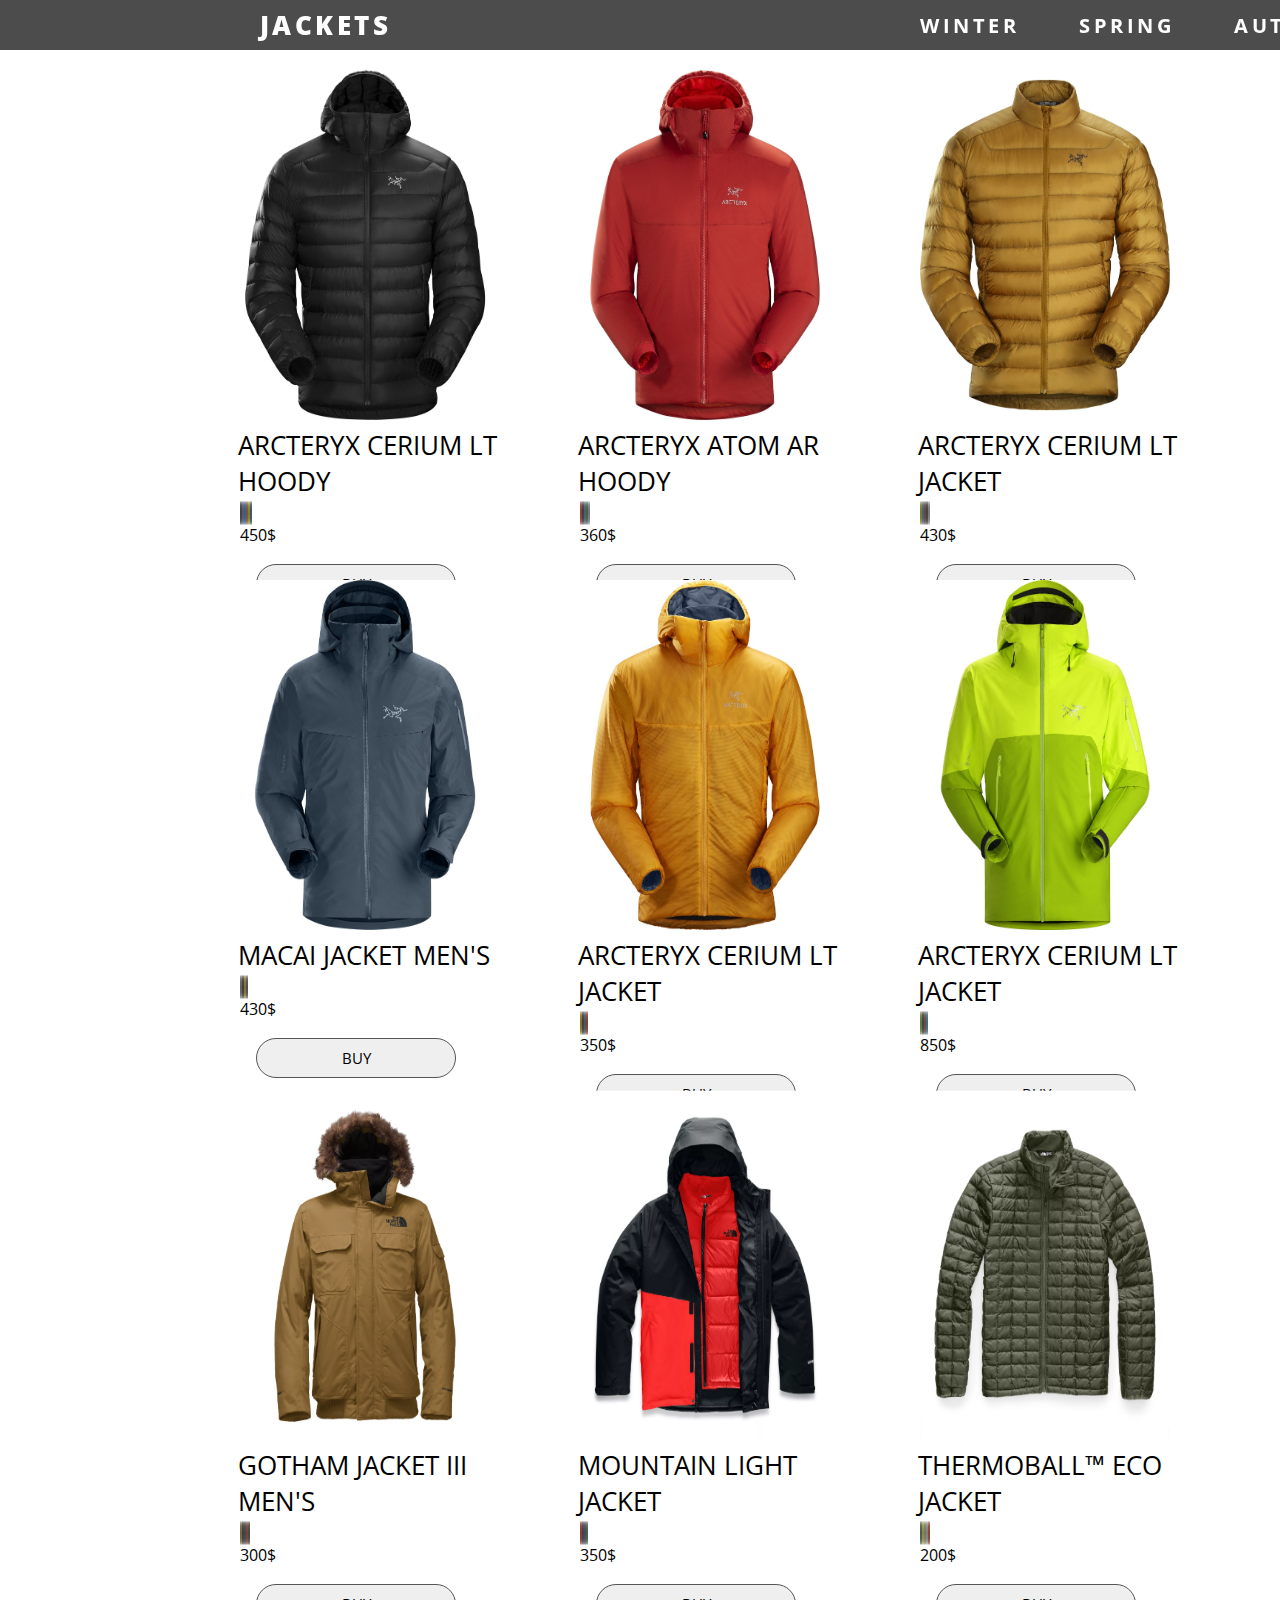
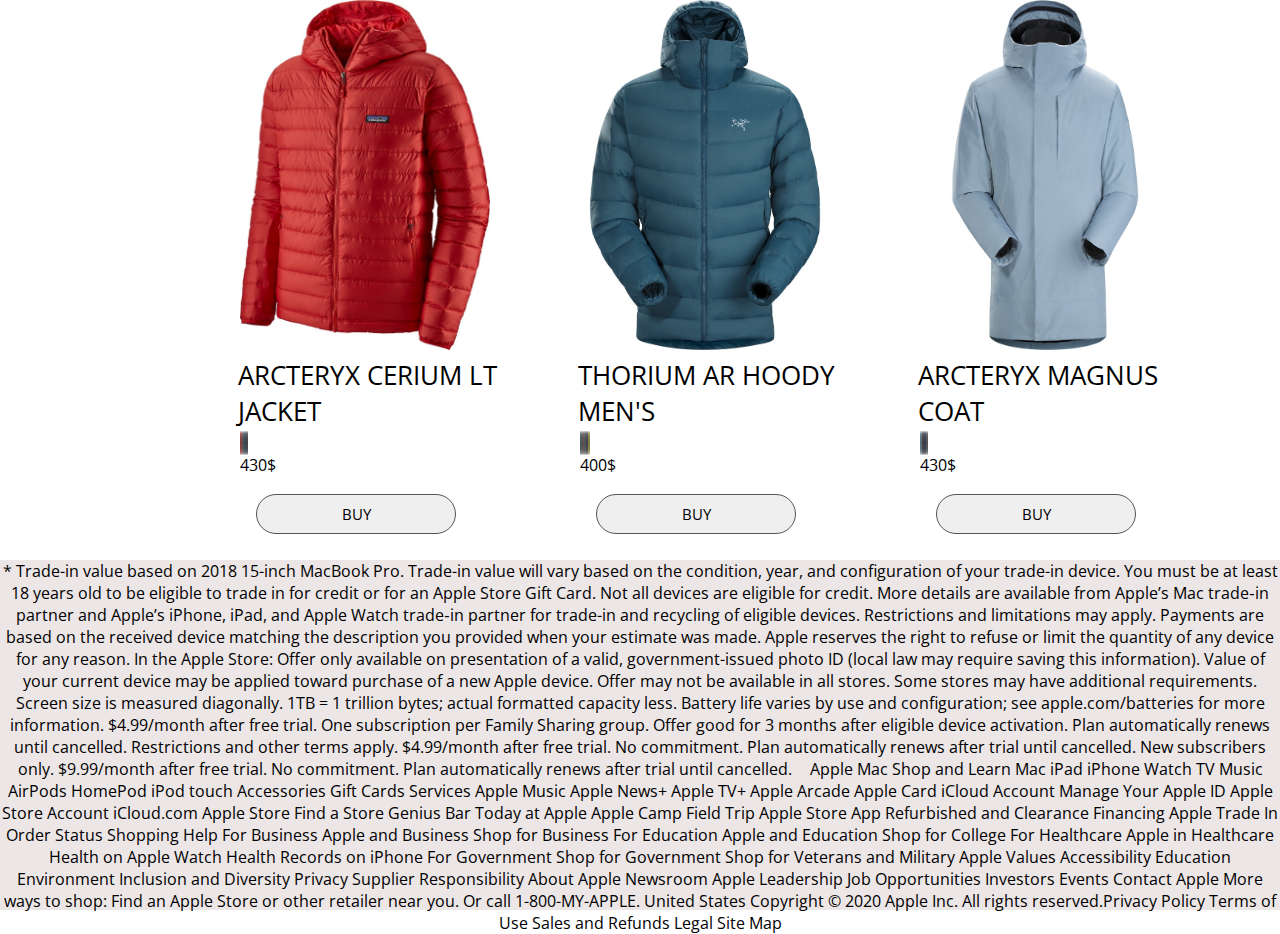
<file: index.html>
<!DOCTYPE html>
<html lang="en">
<head>
    <meta charset="UTF-8">
    <meta name="viewport" content="width=device-width, initial-scale=1.0">
    <meta http-equiv="X-UA-Compatible" content="ie=edge">
    <title>Document</title>
    <link rel="stylesheet" href="style1.css">
    <link href="https://fonts.googleapis.com/css?family=Open+Sans&display=swap" rel="stylesheet">
</head>
<body>
    <header class="header" id="header">
        <div class="logo">JACKETS</div>
             <ul class="links">
          <li><a href="index2.html">WINTER</a></li>
          <li><a href="index3.html">SPRING</a></li>
          <li><a href="index4.html">AUTUMN</a></li>
          <li><a href="index5.html">SUMMER</a></li>
          <li><svg class="cart" id="cart"  aria-hidden="true" focusable="false" data-prefix="fas" data-icon="shopping-cart" class="svg-inline--fa fa-shopping-cart fa-w-18" role="img" xmlns="http://www.w3.org/2000/svg" viewBox="0 0 576 512"><path fill="currentColor" d="M528.12 301.319l47.273-208C578.806 78.301 567.391 64 551.99 64H159.208l-9.166-44.81C147.758 8.021 137.93 0 126.529 0H24C10.745 0 0 10.745 0 24v16c0 13.255 10.745 24 24 24h69.883l70.248 343.435C147.325 417.1 136 435.222 136 456c0 30.928 25.072 56 56 56s56-25.072 56-56c0-15.674-6.447-29.835-16.824-40h209.647C430.447 426.165 424 440.326 424 456c0 30.928 25.072 56 56 56s56-25.072 56-56c0-22.172-12.888-41.332-31.579-50.405l5.517-24.276c3.413-15.018-8.002-29.319-23.403-29.319H218.117l-6.545-32h293.145c11.206 0 20.92-7.754 23.403-18.681z"></path></svg></li>
          <li class="cartsize" id="cartsize">0</li>
          <li><svg class="triangle" id="triangle" onclick="toggleCartbar()" aria-hidden="true" focusable="false" data-prefix="fas" data-icon="caret-right" class="svg-inline--fa fa-caret-right fa-w-6" role="img" xmlns="http://www.w3.org/2000/svg" viewBox="0 0 192 512"><path fill="currentColor" d="M0 384.662V127.338c0-17.818 21.543-26.741 34.142-14.142l128.662 128.662c7.81 7.81 7.81 20.474 0 28.284L34.142 398.804C21.543 411.404 0 402.48 0 384.662z"></path></svg></li>
            </ul>
         </header>
    <div class="bc1" id="bc1"></div>
    <div class="sidebar" id="sidebar">
        <ul class="links1">
            <li><a href="index2.html">HOME</a></li>
            <li><a href="index3.html">ABOUT</a></li>
            <li><a href="index4.html">WORK</a></li>
            <li><a href="index5.html">PROJECTS</a></li>
               </ul>
    </div>
    <div  id="btn" class="btn" onclick="toggleSidebar()" >
            <div class="line1 lines" id="line1" onclick="toggleSidebar()"></div>
            <div class="line2 lines" id="line2" onclick="toggleSidebar()"></div>
            <div class="line3 lines" id="line3" onclick="toggleSidebar()"></div>
            <div class="line4 lines" id="line4" onclick="toggleSidebar()"></div>
    </div>
    <div class="cartsidebar" id="cartsidebar"></div>
<div class="photoswrapper" id="photoswrapper">
    <div class="jacket one">
      <div class="slider" id="slider">
    <img src="photosfp/arcteryx14.jpg" onClick="change1()" alt="youlox" class="photo1 photos insideslider1" id="photos1">
    <img src="photosfp/arcteryx12.jpg" onClick="change1()" alt="youlox" class="photo1fake1 photos insideslider1" id="photos1">
    <img src="photosfp/arcteryx13.jpg" onClick="change1()" alt="youlox" class="photo1fake2 photos insideslider1" id="photos1">
    <img src="photosfp/arcteryx11.jpg" onClick="change1()" alt="youlox" class="photo1fake3 photos insideslider1" id="photos1">
    <img src="photosfp/arcteryx15.jpg" onClick="change1()" alt="youlox" class="photo1fake4 photos insideslider1" id="photos1">
    <img src="photosfp/arcteryx16.jpg" onClick="change1()" alt="youlox" class="photo1fake4 photos insideslider1" id="photos1">
   </div>
   <div class="underimagewrapper">
    <div class="phototext" id="phototext" >ARCTERYX CERIUM LT HOODY</div>
   
    <div class="cubeswrapper1">
    <span class="cube1 cube cubeone1" id="redcube"></span>
    <span class="cube2 cube cubeone2" id="yellowcube"></span>
    <span class="cube3 cube cubeone3" id="greencube"></span>
    <span class="cube4 cube cubeone4" id="orangecube"></span>
    <span class="cube5 cube cubeone5" id="blackcube"></span>
    <span class="cube6 cube cubeone6" id="bluecube"></span></div>
    <span class="price">450$</span>
    <button class="buy" id="button1">BUY</button>
   </div>
       </div>  

       <div class="jacket two">
         <div class="slider2" id="slider2">
      <img src="photosfp/arcteryx1.jpg" onClick="change2()" alt="youlox" class="photo2 photos insideslider2" id="photos2">
      <img src="photosfp/arcteryx2.jpg" onClick="change2()" alt="youlox" class="photo2fake1 photos insideslider2" id="photos2">
      <img src="photosfp/arcteryx3.jpg" onClick="change2()" alt="youlox" class="photo2fake2 photos insideslider2" id="photos2">
      <img src="photosfp/arcteryx4.jpg" onClick="change2()" alt="youlox" class="photo2fake3 photos insideslider2" id="photos2">
      <img src="photosfp/arcteryx5.jpg" onClick="change2()" alt="youlox" class="photo2fake4 photos insideslider2" id="photos2">
     </div>
     <div class="underimagewrapper">
      <div class="phototext" id="phototext">ARCTERYX ATOM AR HOODY</div>
     
      
      <div class="cubeswrapper2">
      <span class="cube1 cube" id="redcube2"></span>
      <span class="cube2 cube" id="yellowcube2"></span>
      <span class="cube3 cube" id="greencube2"></span>
      <span class="cube4 cube" id="orangecube2"></span>
      <span class="cube5 cube" id="blackcube2"></span>
   </div>
   <span class="price">360$</span>
    <button class="buy" id="button1">BUY</button>
          </div>
         </div>      


         <div class="jacket three">
            <div class="slider3" id="slider3">
         <img src="photosfp/arcteryx6.jpg" onClick="change3()" alt="youlox" class="photo3 photos insideslider3" id="photos3">
         <img src="photosfp/arcteryx7.jpg" onClick="change3()" alt="youlox" class="photo3fake1 photos insideslider3" id="photos3">
         <img src="photosfp/arcteryx8.jpg" onClick="change3()" alt="youlox" class="photo3fake2 photos insideslider3" id="photos3">
         <img src="photosfp/arcteryx9.jpg" onClick="change3()" alt="youlox" class="photo3fake3 photos insideslider3" id="photos3">
         <img src="photosfp/arcteryx10.jpg" onClick="change3()" alt="youlox" class="photo3fake4 photos insideslider3" id="photos3">
        </div>
        <div class="underimagewrapper">
         <div class="phototext" id="phototext" >ARCTERYX CERIUM LT JACKET</div>
        
         
         <div class="cubeswrapper3">
         <span class="cube1 cube cubethree1" id="redcube3"></span>
         <span class="cube2 cube cubethree2" id="yellowcube3"></span>
         <span class="cube3 cube cubethree3" id="greencube3"></span>
         <span class="cube4 cube cubethree4" id="orangecube3"></span>
         <span class="cube5 cube cubethree5" id="blackcube3"></span>
      </div>
      <span class="price">430$</span> 
      <button class="buy" id="button1">BUY</button>
      </div>
            </div>    
                   
                   

            <div class="jacket four">
               <div class="slider4" id="slider4">
            <img src="photosfp/macai3.jpg" alt="youlox" class="photo4 photos insideslider4" id="photos4">
            <img src="photosfp/macai2.jpg" alt="youlox" class="photo4fake1 photos insideslider4" id="photos4">
            <img src="photosfp/macai1.jpg" alt="youlox" class="photo4fake2 photos insideslider4" id="photos4">
            <img src="photosfp/macai4.jpg" alt="youlox" class="photo4fake3 photos insideslider4" id="photos4">
           </div>
           <div class="underimagewrapper">
            <div class="phototext" id="phototext" >MACAI JACKET MEN'S</div>
           
            
            <div class="cubeswrapper4">
            <span class="cube1 cube cubefour1" id="redcube4"></span>
            <span class="cube2 cube cubefour2" id="yellowcube4"></span>
            <span class="cube3 cube cubefour3" id="greencube4"></span>
            <span class="cube4 cube cubefour4" id="orangecube4"></span>
         </div>
         <span class="price">430$</span>
          <button class="buy" id="button1">BUY</button>
         </div>
               </div> 


               <div class="jacket five">
                  <div class="slider5" id="slider5">
               <img src="photosfp/nuclei1.jpg" alt="youlox" class="photo5 photos insideslider5" id="photos5">
               <img src="photosfp/nuclei2.jpg" alt="youlox" class="photo5fake1 photos insideslider5" id="photos5">
               <img src="photosfp/nuclei3.jpg" alt="youlox" class="photo5fake2 photos insideslider5" id="photos5">
               <img src="photosfp/nuclei4.jpg" alt="youlox" class="photo5fake3 photos insideslider5" id="photos5">
              </div>
              <div class="underimagewrapper">
               <div class="phototext" id="phototext" >ARCTERYX CERIUM LT JACKET</div>
               
               
               <div class="cubeswrapper5">
               <span class="cube1 cube cubefive1" id="redcube5"></span>
               <span class="cube2 cube cubefive2" id="yellowcube5"></span>
               <span class="cube3 cube cubefive3" id="greencube5"></span>
               <span class="cube4 cube cubefive4" id="orangecube5"></span>
            </div>
            <span class="price">350$</span>
            <button class="buy" id="button1">BUY</button>
            </div>
                  </div>  
                           
                           

                  <div class="jacket six">
                     <div class="slider6" id="slider6">
                  <img src="photosfp/rush1.jpg" alt="youlox" class="photo6 photos insideslider6" id="photos6">
                  <img src="photosfp/rush2.jpg" alt="youlox" class="photo6fake1 photos insideslider6" id="photos6">
                  <img src="photosfp/rush3.jpg" alt="youlox" class="photo6fake2 photos insideslider6" id="photos6">
                  <img src="photosfp/rush4.jpg" alt="youlox" class="photo6fake3 photos insideslider6" id="photos6">
                 </div>
                 <div class="underimagewrapper">
                  <div class="phototext" id="phototext" >ARCTERYX CERIUM LT JACKET</div>
                  
                  
                  <div class="cubeswrapper6">
                  <span class="cube1 cube cubesix1" id="redcube6"></span>
                  <span class="cube2 cube cubesix2" id="yellowcube6"></span>
                  <span class="cube3 cube cubesix3" id="greencube6"></span>
                  <span class="cube4 cube cubesix4" id="orangecube6"></span>
               </div>
               <span class="price">850$</span>
               <button class="buy" id="button1">BUY</button>
               </div>
                     </div>   
                               
                               

                     <div class="jacket seven">
                        <div class="slider7" id="slider7">
                     <img src="photosfp/tnf1.png" alt="youlox" class="photo7 photos insideslider7" id="photos">
                     <img src="photosfp/tnf2.png" alt="youlox" class="photo7fake1 photos insideslider7" id="photos7">
                     <img src="photosfp/tnf3.png" alt="youlox" class="photo7fake2 photos insideslider7" id="photos7">
                     <img src="photosfp/tnf4.png" alt="youlox" class="photo7fake3 photos insideslider7" id="photos7">
                     <img src="photosfp/tnf5.png" alt="youlox" class="photo7fake4 photos insideslider7" id="photos7">
                     <img src="photosfp/tnf6.png" alt="youlox" class="photo7fake4 photos insideslider7" id="photos7">
                    </div>
                    <div class="underimagewrapper">
                     <div class="phototext" id="phototext"> GOTHAM JACKET III MEN'S</div>
                    
                     
                     <div class="cubeswrapper7">
                     <span class="cube1 cube cubeseven1" id="redcube7"></span>
                     <span class="cube2 cube cubeseven2" id="yellowcube7"></span>
                     <span class="cube3 cube cubeseven3" id="greencube7"></span>
                     <span class="cube4 cube cubeseven4" id="orangecube7"></span>
                     <span class="cube5 cube cubeseven5" id="blackcube7"></span>
                  </div>
                  <span class="price">300$</span> 
                  <button class="buy" id="button1">BUY</button>
                  </div>
                        </div>   



                        <div class="jacket eight">
                           <div class="slider8" id="slider8">
                        <img src="photosfp/tnf1row3.png" alt="youlox" class="photo8 photos insideslider8" id="photos8" >
                        <img src="photosfp/tnf4row3.png" alt="youlox" class="photo8fake1 photos insideslider8" id="photos8">
                        <img src="photosfp/tnf3row3.png" alt="youlox" class="photo8fake2 photos insideslider8" id="photos8">
                        <img src="photosfp/tnf2row3.png" alt="youlox" class="photo8fake3 photos insideslider8" id="photos8">

                       </div>
                       <div class="underimagewrapper">
                        <div class="phototext" id="phototext" >MOUNTAIN LIGHT JACKET</div>
                        
                        
                        <div class="cubeswrapper8">
                        <span class="cube1 cube cubeeight1" id="redcube8"></span>
                        <span class="cube2 cube cubeeight2" id="yellowcube8"></span>
                        <span class="cube3 cube cubeeight3" id="greencube8"></span>
                        <span class="cube4 cube cubeeight4" id="orangecube8"></span>
                     </div>
                     <span class="price">350$</span>
                     <button class="buy" id="button1">BUY</button>
                     </div>
                           </div>    



                           <div class="jacket nine">
                              <div class="slider9" id="slider9">
                           <img src="photosfp/tnf5row3.png" alt="youlox" class="photo9 photos insideslider9" id="photos10">
                           <img src="photosfp/tnf6row3.png" alt="youlox" class="photo9fake1 photos insideslider9" id="photos9">
                           <img src="photosfp/tnf7row3.png" alt="youlox" class="photo9fake2 photos insideslider9" id="photos9">
                           <img src="photosfp/tnf8row3.png" alt="youlox" class="photo9fake3 photos insideslider9" id="photos9">
                           <img src="photosfp/tnf9row3.png" alt="youlox" class="photo9fake4 photos insideslider9" id="photos9">
                          </div>
                          <div class="underimagewrapper">
                           <div class="phototext" id="phototext">THERMOBALL™ ECO JACKET</div>
                           
                           
                           <div class="cubeswrapper9">
                           <span class="cube1 cube cubenine1" id="redcube9"></span>
                           <span class="cube2 cube cubenine2" id="yellowcube9"></span>
                           <span class="cube3 cube cubenine3" id="greencube9"></span>
                           <span class="cube4 cube cubenine4" id="orangecube9"></span>
                           <span class="cube5 cube cubenine5" id="blackcube9"></span>
                        </div>
                        <span class="price">200$</span>
                        <button class="buy" id="button1">BUY</button>
                        </div>
                              </div> 
                                           
                                           

                              <div class="jacket ten">
                                 <div class="slider10" id="slider10">
                              <img src="photosfp/patagonia1row4.jpg" alt="youlox" class="photo10 photos insideslider10" id="photos">
                              <img src="photosfp/patagonia2row4.jpg" alt="youlox" class="photo10fake1 photos insideslider10" id="photos10">
                              <img src="photosfp/patagonia3row4.jpg" alt="youlox" class="photo10fake2 photos insideslider10" id="photos10">
                              <img src="photosfp/patagonia4row4.jpg" alt="youlox" class="photo10fake3 photos insideslider10" id="photos10">
                             </div>
                             <div class="underimagewrapper">
                              <div class="phototext" id="phototext" >ARCTERYX CERIUM LT JACKET</div>
                             
                              
                              <div class="cubeswrapper10">
                              <span class="cube1 cube cubeten1" id="redcube10"></span>
                              <span class="cube2 cube cubeten2" id="yellowcube10"></span>
                              <span class="cube3 cube cubeten3" id="greencube10"></span>
                              <span class="cube4 cube cubeten4" id="orangecube10"></span>
                           </div>
                           <span class="price"> 430$</span> 
                           <button class="buy" id="button1">BUY</button>
                           </div>
                                 </div>  
                                               
                                               

                                 <div class="jacket eleven">
                                    <div class="slider11" id="slider11">
                                 <img src="photosfp/arcteryx1row4.jpg" alt="youlox" class="photo11 photos insideslider11" id="photos">
                                 <img src="photosfp/arcteryx2row4.jpg" alt="youlox" class="photo11fake1 photos insideslider11" id="photos11">
                                 <img src="photosfp/arcteryx3row4.jpg" alt="youlox" class="photo11fake2 photos insideslider11" id="photos11">
                                 <img src="photosfp/arcteryx4row4.jpg" alt="youlox" class="photo11fake3 photos insideslider11" id="photos11">
                                 <img src="photosfp/arcteryx5row4.jpg" alt="youlox" class="photo11fake4 photos insideslider11" id="photos11">
                                </div>
                                <div class="underimagewrapper">
                                 <div class="phototext" id="phototext" >THORIUM AR HOODY MEN'S</div>
                                 
                                 
                                 <div class="cubeswrapper11">
                                 <span class="cube1 cube cubeeleven1" id="redcube11"></span>
                                 <span class="cube2 cube cubeeleven2" id="yellowcube11"></span>
                                 <span class="cube3 cube cubeeleven3" id="greencube11"></span>
                                 <span class="cube4 cube cubeeleven4" id="orangecube11"></span>
                                 <span class="cube5 cube cubeeleven5" id="blackcube11"></span>
                              </div>
                              <span class="price">400$</span>
                              <button class="buy" id="button1">BUY</button>
                              </div>
                                    </div>    



                                    <div class="jacket twelve">
                                       <div class="slider12" id="slider12">
                                    <img src="photosfp/arcteryx6row4.jpg" alt="youlox" class="photo12 photos insideslider12" id="photos12">
                                    <img src="photosfp/arcteryx7row4.jpg" alt="youlox" class="photo12fake1 photos insideslider12" id="photos12">
                                    <img src="photosfp/arcteryx8row4.jpg" alt="youlox" class="photo12fake2 photos insideslider12" id="photos12">
                                    <img src="photosfp/arcteryx9row4.jpg" alt="youlox" class="photo12fake3 photos insideslider12" id="photos12">
                                   </div>
                                   <div class="underimagewrapper">
                                    <div class="phototext" id="phototext" >   ARCTERYX MAGNUS COAT</div>
                                    
                                   
                                    <div class="cubeswrapper12">
                                    <span class="cube1 cube cubetwelve1" id="redcube12"></span>
                                    <span class="cube2 cube cubetwelve2" id="yellowcube12"></span>
                                    <span class="cube3 cube cubetwelve3" id="greencube12"></span>
                                    <span class="cube4 cube cubetwelve4" id="orangecube12"></span>
                                 </div> 
                                 <span class="price">430$</span>
                                 <button class="buy" id="button1">BUY</button>
                                 </div>
                                       </div>     
</div>
<div class="gray" id="gray">
   * Trade-in value based on 2018 15-inch MacBook Pro. Trade-in value will vary based on the condition, year, and configuration of your trade-in device. You must be at least 18 years old to be eligible to trade in for credit or for an Apple Store Gift Card. Not all devices are eligible for credit. More details are available from Apple’s Mac trade‑in partner and Apple’s iPhone, iPad, and Apple Watch trade‑in partner for trade-in and recycling of eligible devices. Restrictions and limitations may apply. Payments are based on the received device matching the description you provided when your estimate was made. Apple reserves the right to refuse or limit the quantity of any device for any reason. In the Apple Store: Offer only available on presentation of a valid, government-issued photo ID (local law may require saving this information). Value of your current device may be applied toward purchase of a new Apple device. Offer may not be available in all stores. Some stores may have additional requirements.
Screen size is measured diagonally.
1TB = 1 trillion bytes; actual formatted capacity less.
Battery life varies by use and configuration; see apple.com/batteries for more information.
$4.99/month after free trial. One subscription per Family Sharing group. Offer good for 3 months after eligible device activation. Plan automatically renews until cancelled. Restrictions and other terms apply.
$4.99/month after free trial. No commitment. Plan automatically renews after trial until cancelled.
New subscribers only. $9.99/month after free trial. No commitment. Plan automatically renews after trial until cancelled.

Apple
 Mac
Shop and Learn
Mac
iPad
iPhone
Watch
TV
Music
AirPods
HomePod
iPod touch
Accessories
Gift Cards
Services
Apple Music
Apple News+
Apple TV+
Apple Arcade
Apple Card
iCloud
Account
Manage Your Apple ID
Apple Store Account
iCloud.com
Apple Store
Find a Store
Genius Bar
Today at Apple
Apple Camp
Field Trip
Apple Store App
Refurbished and Clearance
Financing
Apple Trade In
Order Status
Shopping Help
For Business
Apple and Business
Shop for Business
For Education
Apple and Education
Shop for College
For Healthcare
Apple in Healthcare
Health on Apple Watch
Health Records on iPhone
For Government
Shop for Government
Shop for Veterans and Military
Apple Values
Accessibility
Education
Environment
Inclusion and Diversity
Privacy
Supplier Responsibility
About Apple
Newsroom
Apple Leadership
Job Opportunities
Investors
Events
Contact Apple
More ways to shop: Find an Apple Store or other retailer near you. Or call 1-800-MY-APPLE.
United States
Copyright © 2020 Apple Inc. All rights reserved.Privacy Policy Terms of Use Sales and Refunds Legal Site Map
</div>
        <script src="main.js"></script>
</body>
</html>
</file>
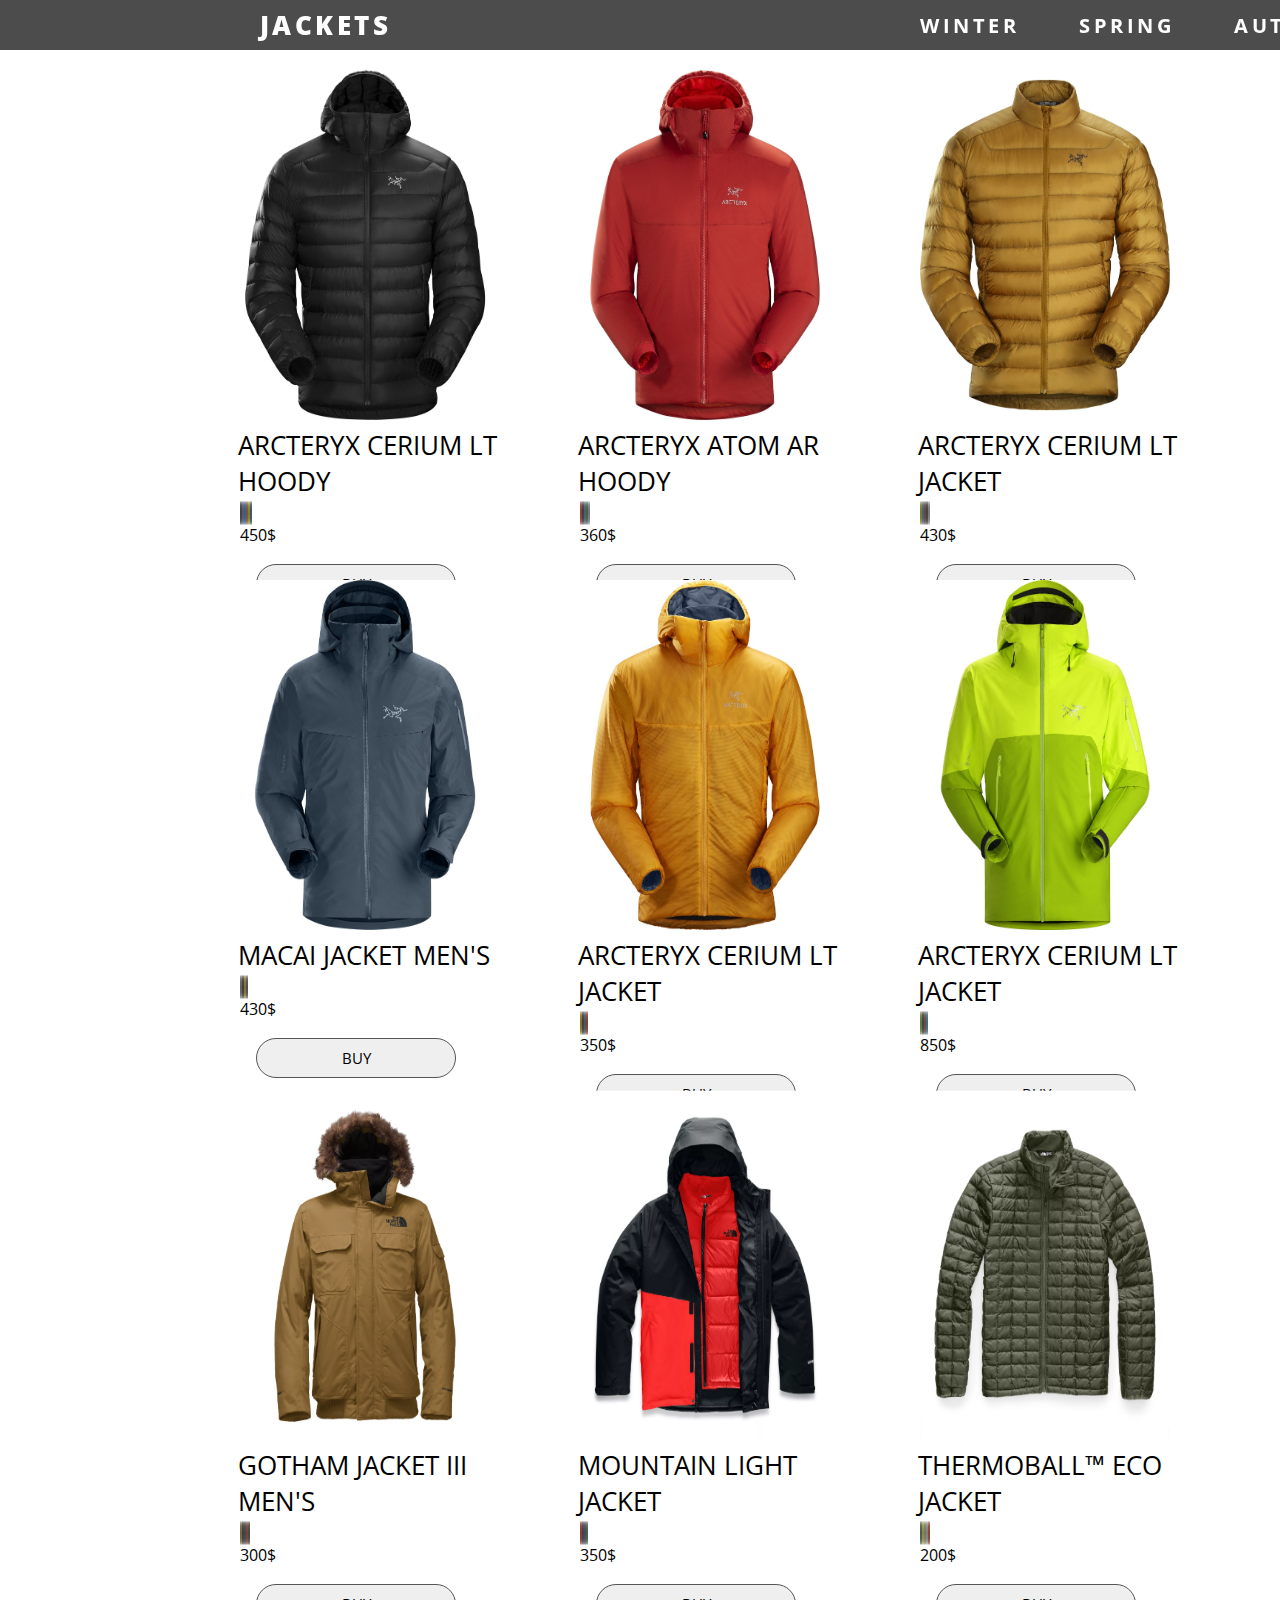
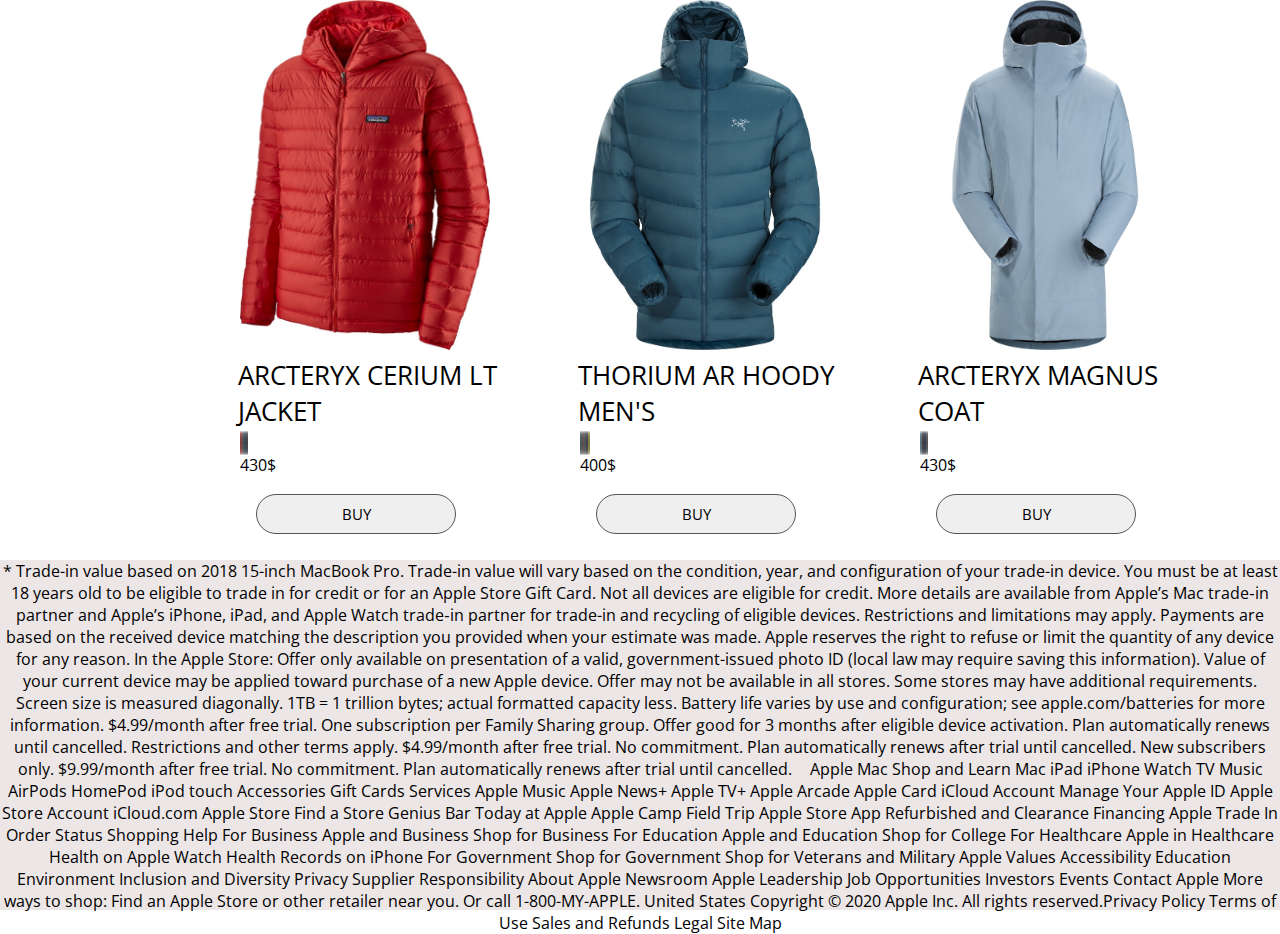
<file: index1.html>
<!DOCTYPE html>
<html lang="en">
<head>
    <meta charset="UTF-8">
    <meta name="viewport" content="width=device-width, initial-scale=1.0">
    <meta http-equiv="X-UA-Compatible" content="ie=edge">
    <title>Document</title>
    <link rel="stylesheet" href="style1.css">
    <link href="https://fonts.googleapis.com/css?family=Open+Sans&display=swap" rel="stylesheet">
</head>
<body>
    <header class="header" id="header">
        <div class="logo">JACKETS</div>
             <ul class="links">
          <li><a href="index2.html">WINTER</a></li>
          <li><a href="index3.html">SPRING</a></li>
          <li><a href="index4.html">AUTUMN</a></li>
          <li><a href="index5.html">SUMMER</a></li>
          <li><svg class="cart" id="cart"  aria-hidden="true" focusable="false" data-prefix="fas" data-icon="shopping-cart" class="svg-inline--fa fa-shopping-cart fa-w-18" role="img" xmlns="http://www.w3.org/2000/svg" viewBox="0 0 576 512"><path fill="currentColor" d="M528.12 301.319l47.273-208C578.806 78.301 567.391 64 551.99 64H159.208l-9.166-44.81C147.758 8.021 137.93 0 126.529 0H24C10.745 0 0 10.745 0 24v16c0 13.255 10.745 24 24 24h69.883l70.248 343.435C147.325 417.1 136 435.222 136 456c0 30.928 25.072 56 56 56s56-25.072 56-56c0-15.674-6.447-29.835-16.824-40h209.647C430.447 426.165 424 440.326 424 456c0 30.928 25.072 56 56 56s56-25.072 56-56c0-22.172-12.888-41.332-31.579-50.405l5.517-24.276c3.413-15.018-8.002-29.319-23.403-29.319H218.117l-6.545-32h293.145c11.206 0 20.92-7.754 23.403-18.681z"></path></svg></li>
          <li class="cartsize" id="cartsize">0</li>
          <li><svg class="triangle" id="triangle" onclick="toggleCartbar()" aria-hidden="true" focusable="false" data-prefix="fas" data-icon="caret-right" class="svg-inline--fa fa-caret-right fa-w-6" role="img" xmlns="http://www.w3.org/2000/svg" viewBox="0 0 192 512"><path fill="currentColor" d="M0 384.662V127.338c0-17.818 21.543-26.741 34.142-14.142l128.662 128.662c7.81 7.81 7.81 20.474 0 28.284L34.142 398.804C21.543 411.404 0 402.48 0 384.662z"></path></svg></li>
            </ul>
         </header>
    <div class="bc1" id="bc1"></div>
    <div class="sidebar" id="sidebar">
        <ul class="links1">
            <li><a href="index2.html">HOME</a></li>
            <li><a href="index3.html">ABOUT</a></li>
            <li><a href="index4.html">WORK</a></li>
            <li><a href="index5.html">PROJECTS</a></li>
               </ul>
    </div>
    <div  id="btn" class="btn" onclick="toggleSidebar()" >
            <div class="line1 lines" id="line1" onclick="toggleSidebar()"></div>
            <div class="line2 lines" id="line2" onclick="toggleSidebar()"></div>
            <div class="line3 lines" id="line3" onclick="toggleSidebar()"></div>
            <div class="line4 lines" id="line4" onclick="toggleSidebar()"></div>
    </div>
    <div class="cartsidebar" id="cartsidebar"></div>
<div class="photoswrapper" id="photoswrapper">
    <div class="jacket one">
      <div class="slider" id="slider">
    <img src="photosfp/arcteryx14.jpg" onClick="change1()" alt="youlox" class="photo1 photos insideslider1" id="photos1">
    <img src="photosfp/arcteryx12.jpg" onClick="change1()" alt="youlox" class="photo1fake1 photos insideslider1" id="photos1">
    <img src="photosfp/arcteryx13.jpg" onClick="change1()" alt="youlox" class="photo1fake2 photos insideslider1" id="photos1">
    <img src="photosfp/arcteryx11.jpg" onClick="change1()" alt="youlox" class="photo1fake3 photos insideslider1" id="photos1">
    <img src="photosfp/arcteryx15.jpg" onClick="change1()" alt="youlox" class="photo1fake4 photos insideslider1" id="photos1">
    <img src="photosfp/arcteryx16.jpg" onClick="change1()" alt="youlox" class="photo1fake4 photos insideslider1" id="photos1">
   </div>
   <div class="underimagewrapper">
    <div class="phototext" id="phototext" >ARCTERYX CERIUM LT HOODY</div>
   
    <div class="cubeswrapper1">
    <span class="cube1 cube cubeone1" id="redcube"></span>
    <span class="cube2 cube cubeone2" id="yellowcube"></span>
    <span class="cube3 cube cubeone3" id="greencube"></span>
    <span class="cube4 cube cubeone4" id="orangecube"></span>
    <span class="cube5 cube cubeone5" id="blackcube"></span>
    <span class="cube6 cube cubeone6" id="bluecube"></span></div>
    <span class="price">450$</span>
    <button class="buy" id="button1">BUY</button>
   </div>
       </div>  

       <div class="jacket two">
         <div class="slider2" id="slider2">
      <img src="photosfp/arcteryx1.jpg" onClick="change2()" alt="youlox" class="photo2 photos insideslider2" id="photos2">
      <img src="photosfp/arcteryx2.jpg" onClick="change2()" alt="youlox" class="photo2fake1 photos insideslider2" id="photos2">
      <img src="photosfp/arcteryx3.jpg" onClick="change2()" alt="youlox" class="photo2fake2 photos insideslider2" id="photos2">
      <img src="photosfp/arcteryx4.jpg" onClick="change2()" alt="youlox" class="photo2fake3 photos insideslider2" id="photos2">
      <img src="photosfp/arcteryx5.jpg" onClick="change2()" alt="youlox" class="photo2fake4 photos insideslider2" id="photos2">
     </div>
     <div class="underimagewrapper">
      <div class="phototext" id="phototext">ARCTERYX ATOM AR HOODY</div>
     
      
      <div class="cubeswrapper2">
      <span class="cube1 cube" id="redcube2"></span>
      <span class="cube2 cube" id="yellowcube2"></span>
      <span class="cube3 cube" id="greencube2"></span>
      <span class="cube4 cube" id="orangecube2"></span>
      <span class="cube5 cube" id="blackcube2"></span>
   </div>
   <span class="price">360$</span>
    <button class="buy" id="button1">BUY</button>
          </div>
         </div>      


         <div class="jacket three">
            <div class="slider3" id="slider3">
         <img src="photosfp/arcteryx6.jpg" onClick="change3()" alt="youlox" class="photo3 photos insideslider3" id="photos3">
         <img src="photosfp/arcteryx7.jpg" onClick="change3()" alt="youlox" class="photo3fake1 photos insideslider3" id="photos3">
         <img src="photosfp/arcteryx8.jpg" onClick="change3()" alt="youlox" class="photo3fake2 photos insideslider3" id="photos3">
         <img src="photosfp/arcteryx9.jpg" onClick="change3()" alt="youlox" class="photo3fake3 photos insideslider3" id="photos3">
         <img src="photosfp/arcteryx10.jpg" onClick="change3()" alt="youlox" class="photo3fake4 photos insideslider3" id="photos3">
        </div>
        <div class="underimagewrapper">
         <div class="phototext" id="phototext" >ARCTERYX CERIUM LT JACKET</div>
        
         
         <div class="cubeswrapper3">
         <span class="cube1 cube cubethree1" id="redcube3"></span>
         <span class="cube2 cube cubethree2" id="yellowcube3"></span>
         <span class="cube3 cube cubethree3" id="greencube3"></span>
         <span class="cube4 cube cubethree4" id="orangecube3"></span>
         <span class="cube5 cube cubethree5" id="blackcube3"></span>
      </div>
      <span class="price">430$</span> 
      <button class="buy" id="button1">BUY</button>
      </div>
            </div>    
                   
                   

            <div class="jacket four">
               <div class="slider4" id="slider4">
            <img src="photosfp/macai3.jpg" alt="youlox" class="photo4 photos insideslider4" id="photos4">
            <img src="photosfp/macai2.jpg" alt="youlox" class="photo4fake1 photos insideslider4" id="photos4">
            <img src="photosfp/macai1.jpg" alt="youlox" class="photo4fake2 photos insideslider4" id="photos4">
            <img src="photosfp/macai4.jpg" alt="youlox" class="photo4fake3 photos insideslider4" id="photos4">
           </div>
           <div class="underimagewrapper">
            <div class="phototext" id="phototext" >MACAI JACKET MEN'S</div>
           
            
            <div class="cubeswrapper4">
            <span class="cube1 cube cubefour1" id="redcube4"></span>
            <span class="cube2 cube cubefour2" id="yellowcube4"></span>
            <span class="cube3 cube cubefour3" id="greencube4"></span>
            <span class="cube4 cube cubefour4" id="orangecube4"></span>
         </div>
         <span class="price">430$</span>
          <button class="buy" id="button1">BUY</button>
         </div>
               </div> 


               <div class="jacket five">
                  <div class="slider5" id="slider5">
               <img src="photosfp/nuclei1.jpg" alt="youlox" class="photo5 photos insideslider5" id="photos5">
               <img src="photosfp/nuclei2.jpg" alt="youlox" class="photo5fake1 photos insideslider5" id="photos5">
               <img src="photosfp/nuclei3.jpg" alt="youlox" class="photo5fake2 photos insideslider5" id="photos5">
               <img src="photosfp/nuclei4.jpg" alt="youlox" class="photo5fake3 photos insideslider5" id="photos5">
              </div>
              <div class="underimagewrapper">
               <div class="phototext" id="phototext" >ARCTERYX CERIUM LT JACKET</div>
               
               
               <div class="cubeswrapper5">
               <span class="cube1 cube cubefive1" id="redcube5"></span>
               <span class="cube2 cube cubefive2" id="yellowcube5"></span>
               <span class="cube3 cube cubefive3" id="greencube5"></span>
               <span class="cube4 cube cubefive4" id="orangecube5"></span>
            </div>
            <span class="price">350$</span>
            <button class="buy" id="button1">BUY</button>
            </div>
                  </div>  
                           
                           

                  <div class="jacket six">
                     <div class="slider6" id="slider6">
                  <img src="photosfp/rush1.jpg" alt="youlox" class="photo6 photos insideslider6" id="photos6">
                  <img src="photosfp/rush2.jpg" alt="youlox" class="photo6fake1 photos insideslider6" id="photos6">
                  <img src="photosfp/rush3.jpg" alt="youlox" class="photo6fake2 photos insideslider6" id="photos6">
                  <img src="photosfp/rush4.jpg" alt="youlox" class="photo6fake3 photos insideslider6" id="photos6">
                 </div>
                 <div class="underimagewrapper">
                  <div class="phototext" id="phototext" >ARCTERYX CERIUM LT JACKET</div>
                  
                  
                  <div class="cubeswrapper6">
                  <span class="cube1 cube cubesix1" id="redcube6"></span>
                  <span class="cube2 cube cubesix2" id="yellowcube6"></span>
                  <span class="cube3 cube cubesix3" id="greencube6"></span>
                  <span class="cube4 cube cubesix4" id="orangecube6"></span>
               </div>
               <span class="price">850$</span>
               <button class="buy" id="button1">BUY</button>
               </div>
                     </div>   
                               
                               

                     <div class="jacket seven">
                        <div class="slider7" id="slider7">
                     <img src="photosfp/tnf1.png" alt="youlox" class="photo7 photos insideslider7" id="photos">
                     <img src="photosfp/tnf2.png" alt="youlox" class="photo7fake1 photos insideslider7" id="photos7">
                     <img src="photosfp/tnf3.png" alt="youlox" class="photo7fake2 photos insideslider7" id="photos7">
                     <img src="photosfp/tnf4.png" alt="youlox" class="photo7fake3 photos insideslider7" id="photos7">
                     <img src="photosfp/tnf5.png" alt="youlox" class="photo7fake4 photos insideslider7" id="photos7">
                     <img src="photosfp/tnf6.png" alt="youlox" class="photo7fake4 photos insideslider7" id="photos7">
                    </div>
                    <div class="underimagewrapper">
                     <div class="phototext" id="phototext"> GOTHAM JACKET III MEN'S</div>
                    
                     
                     <div class="cubeswrapper7">
                     <span class="cube1 cube cubeseven1" id="redcube7"></span>
                     <span class="cube2 cube cubeseven2" id="yellowcube7"></span>
                     <span class="cube3 cube cubeseven3" id="greencube7"></span>
                     <span class="cube4 cube cubeseven4" id="orangecube7"></span>
                     <span class="cube5 cube cubeseven5" id="blackcube7"></span>
                  </div>
                  <span class="price">300$</span> 
                  <button class="buy" id="button1">BUY</button>
                  </div>
                        </div>   



                        <div class="jacket eight">
                           <div class="slider8" id="slider8">
                        <img src="photosfp/tnf1row3.png" alt="youlox" class="photo8 photos insideslider8" id="photos8" >
                        <img src="photosfp/tnf4row3.png" alt="youlox" class="photo8fake1 photos insideslider8" id="photos8">
                        <img src="photosfp/tnf3row3.png" alt="youlox" class="photo8fake2 photos insideslider8" id="photos8">
                        <img src="photosfp/tnf2row3.png" alt="youlox" class="photo8fake3 photos insideslider8" id="photos8">

                       </div>
                       <div class="underimagewrapper">
                        <div class="phototext" id="phototext" >MOUNTAIN LIGHT JACKET</div>
                        
                        
                        <div class="cubeswrapper8">
                        <span class="cube1 cube cubeeight1" id="redcube8"></span>
                        <span class="cube2 cube cubeeight2" id="yellowcube8"></span>
                        <span class="cube3 cube cubeeight3" id="greencube8"></span>
                        <span class="cube4 cube cubeeight4" id="orangecube8"></span>
                     </div>
                     <span class="price">350$</span>
                     <button class="buy" id="button1">BUY</button>
                     </div>
                           </div>    



                           <div class="jacket nine">
                              <div class="slider9" id="slider9">
                           <img src="photosfp/tnf5row3.png" alt="youlox" class="photo9 photos insideslider9" id="photos10">
                           <img src="photosfp/tnf6row3.png" alt="youlox" class="photo9fake1 photos insideslider9" id="photos9">
                           <img src="photosfp/tnf7row3.png" alt="youlox" class="photo9fake2 photos insideslider9" id="photos9">
                           <img src="photosfp/tnf8row3.png" alt="youlox" class="photo9fake3 photos insideslider9" id="photos9">
                           <img src="photosfp/tnf9row3.png" alt="youlox" class="photo9fake4 photos insideslider9" id="photos9">
                          </div>
                          <div class="underimagewrapper">
                           <div class="phototext" id="phototext">THERMOBALL™ ECO JACKET</div>
                           
                           
                           <div class="cubeswrapper9">
                           <span class="cube1 cube cubenine1" id="redcube9"></span>
                           <span class="cube2 cube cubenine2" id="yellowcube9"></span>
                           <span class="cube3 cube cubenine3" id="greencube9"></span>
                           <span class="cube4 cube cubenine4" id="orangecube9"></span>
                           <span class="cube5 cube cubenine5" id="blackcube9"></span>
                        </div>
                        <span class="price">200$</span>
                        <button class="buy" id="button1">BUY</button>
                        </div>
                              </div> 
                                           
                                           

                              <div class="jacket ten">
                                 <div class="slider10" id="slider10">
                              <img src="photosfp/patagonia1row4.jpg" alt="youlox" class="photo10 photos insideslider10" id="photos">
                              <img src="photosfp/patagonia2row4.jpg" alt="youlox" class="photo10fake1 photos insideslider10" id="photos10">
                              <img src="photosfp/patagonia3row4.jpg" alt="youlox" class="photo10fake2 photos insideslider10" id="photos10">
                              <img src="photosfp/patagonia4row4.jpg" alt="youlox" class="photo10fake3 photos insideslider10" id="photos10">
                             </div>
                             <div class="underimagewrapper">
                              <div class="phototext" id="phototext" >ARCTERYX CERIUM LT JACKET</div>
                             
                              
                              <div class="cubeswrapper10">
                              <span class="cube1 cube cubeten1" id="redcube10"></span>
                              <span class="cube2 cube cubeten2" id="yellowcube10"></span>
                              <span class="cube3 cube cubeten3" id="greencube10"></span>
                              <span class="cube4 cube cubeten4" id="orangecube10"></span>
                           </div>
                           <span class="price"> 430$</span> 
                           <button class="buy" id="button1">BUY</button>
                           </div>
                                 </div>  
                                               
                                               

                                 <div class="jacket eleven">
                                    <div class="slider11" id="slider11">
                                 <img src="photosfp/arcteryx1row4.jpg" alt="youlox" class="photo11 photos insideslider11" id="photos">
                                 <img src="photosfp/arcteryx2row4.jpg" alt="youlox" class="photo11fake1 photos insideslider11" id="photos11">
                                 <img src="photosfp/arcteryx3row4.jpg" alt="youlox" class="photo11fake2 photos insideslider11" id="photos11">
                                 <img src="photosfp/arcteryx4row4.jpg" alt="youlox" class="photo11fake3 photos insideslider11" id="photos11">
                                 <img src="photosfp/arcteryx5row4.jpg" alt="youlox" class="photo11fake4 photos insideslider11" id="photos11">
                                </div>
                                <div class="underimagewrapper">
                                 <div class="phototext" id="phototext" >THORIUM AR HOODY MEN'S</div>
                                 
                                 
                                 <div class="cubeswrapper11">
                                 <span class="cube1 cube cubeeleven1" id="redcube11"></span>
                                 <span class="cube2 cube cubeeleven2" id="yellowcube11"></span>
                                 <span class="cube3 cube cubeeleven3" id="greencube11"></span>
                                 <span class="cube4 cube cubeeleven4" id="orangecube11"></span>
                                 <span class="cube5 cube cubeeleven5" id="blackcube11"></span>
                              </div>
                              <span class="price">400$</span>
                              <button class="buy" id="button1">BUY</button>
                              </div>
                                    </div>    



                                    <div class="jacket twelve">
                                       <div class="slider12" id="slider12">
                                    <img src="photosfp/arcteryx6row4.jpg" alt="youlox" class="photo12 photos insideslider12" id="photos12">
                                    <img src="photosfp/arcteryx7row4.jpg" alt="youlox" class="photo12fake1 photos insideslider12" id="photos12">
                                    <img src="photosfp/arcteryx8row4.jpg" alt="youlox" class="photo12fake2 photos insideslider12" id="photos12">
                                    <img src="photosfp/arcteryx9row4.jpg" alt="youlox" class="photo12fake3 photos insideslider12" id="photos12">
                                   </div>
                                   <div class="underimagewrapper">
                                    <div class="phototext" id="phototext" >   ARCTERYX MAGNUS COAT</div>
                                    
                                   
                                    <div class="cubeswrapper12">
                                    <span class="cube1 cube cubetwelve1" id="redcube12"></span>
                                    <span class="cube2 cube cubetwelve2" id="yellowcube12"></span>
                                    <span class="cube3 cube cubetwelve3" id="greencube12"></span>
                                    <span class="cube4 cube cubetwelve4" id="orangecube12"></span>
                                 </div> 
                                 <span class="price">430$</span>
                                 <button class="buy" id="button1">BUY</button>
                                 </div>
                                       </div>     
</div>
<div class="gray" id="gray">
   * Trade-in value based on 2018 15-inch MacBook Pro. Trade-in value will vary based on the condition, year, and configuration of your trade-in device. You must be at least 18 years old to be eligible to trade in for credit or for an Apple Store Gift Card. Not all devices are eligible for credit. More details are available from Apple’s Mac trade‑in partner and Apple’s iPhone, iPad, and Apple Watch trade‑in partner for trade-in and recycling of eligible devices. Restrictions and limitations may apply. Payments are based on the received device matching the description you provided when your estimate was made. Apple reserves the right to refuse or limit the quantity of any device for any reason. In the Apple Store: Offer only available on presentation of a valid, government-issued photo ID (local law may require saving this information). Value of your current device may be applied toward purchase of a new Apple device. Offer may not be available in all stores. Some stores may have additional requirements.
Screen size is measured diagonally.
1TB = 1 trillion bytes; actual formatted capacity less.
Battery life varies by use and configuration; see apple.com/batteries for more information.
$4.99/month after free trial. One subscription per Family Sharing group. Offer good for 3 months after eligible device activation. Plan automatically renews until cancelled. Restrictions and other terms apply.
$4.99/month after free trial. No commitment. Plan automatically renews after trial until cancelled.
New subscribers only. $9.99/month after free trial. No commitment. Plan automatically renews after trial until cancelled.

Apple
 Mac
Shop and Learn
Mac
iPad
iPhone
Watch
TV
Music
AirPods
HomePod
iPod touch
Accessories
Gift Cards
Services
Apple Music
Apple News+
Apple TV+
Apple Arcade
Apple Card
iCloud
Account
Manage Your Apple ID
Apple Store Account
iCloud.com
Apple Store
Find a Store
Genius Bar
Today at Apple
Apple Camp
Field Trip
Apple Store App
Refurbished and Clearance
Financing
Apple Trade In
Order Status
Shopping Help
For Business
Apple and Business
Shop for Business
For Education
Apple and Education
Shop for College
For Healthcare
Apple in Healthcare
Health on Apple Watch
Health Records on iPhone
For Government
Shop for Government
Shop for Veterans and Military
Apple Values
Accessibility
Education
Environment
Inclusion and Diversity
Privacy
Supplier Responsibility
About Apple
Newsroom
Apple Leadership
Job Opportunities
Investors
Events
Contact Apple
More ways to shop: Find an Apple Store or other retailer near you. Or call 1-800-MY-APPLE.
United States
Copyright © 2020 Apple Inc. All rights reserved.Privacy Policy Terms of Use Sales and Refunds Legal Site Map
</div>
        <script src="main.js"></script>
</body>
</html>
</file>
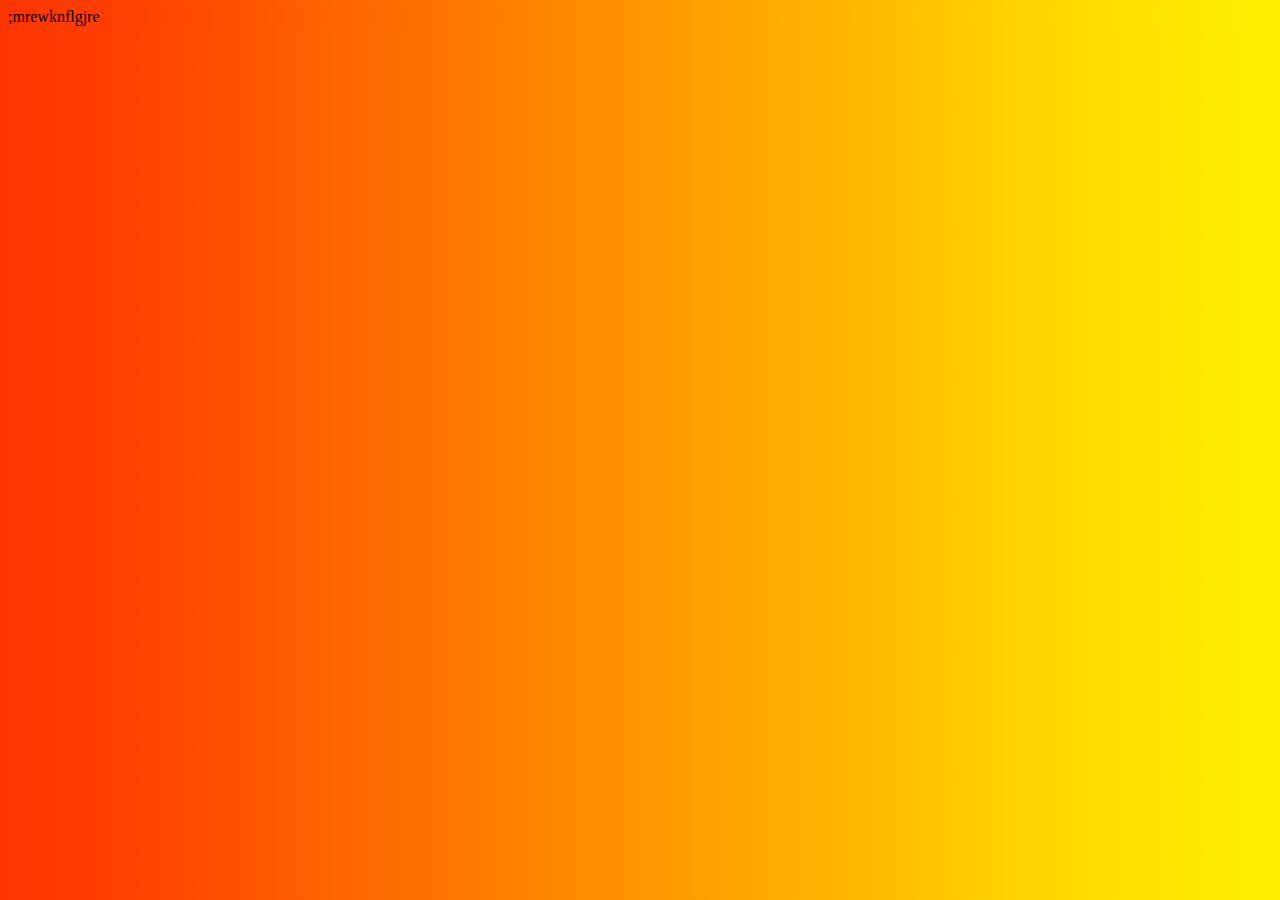
<file: index2.html>
<!DOCTYPE html>
<html lang="en">
<head>
    <meta charset="UTF-8">
    <meta name="viewport" content="width=device-width, initial-scale=1.0">
    <meta http-equiv="X-UA-Compatible" content="ie=edge">
    <title>Document</title>
    <link rel="stylesheet" href="style2.css">
</head>
<body>
    <div>;mrewknflgjre</div>
</body>
</html>
</file>
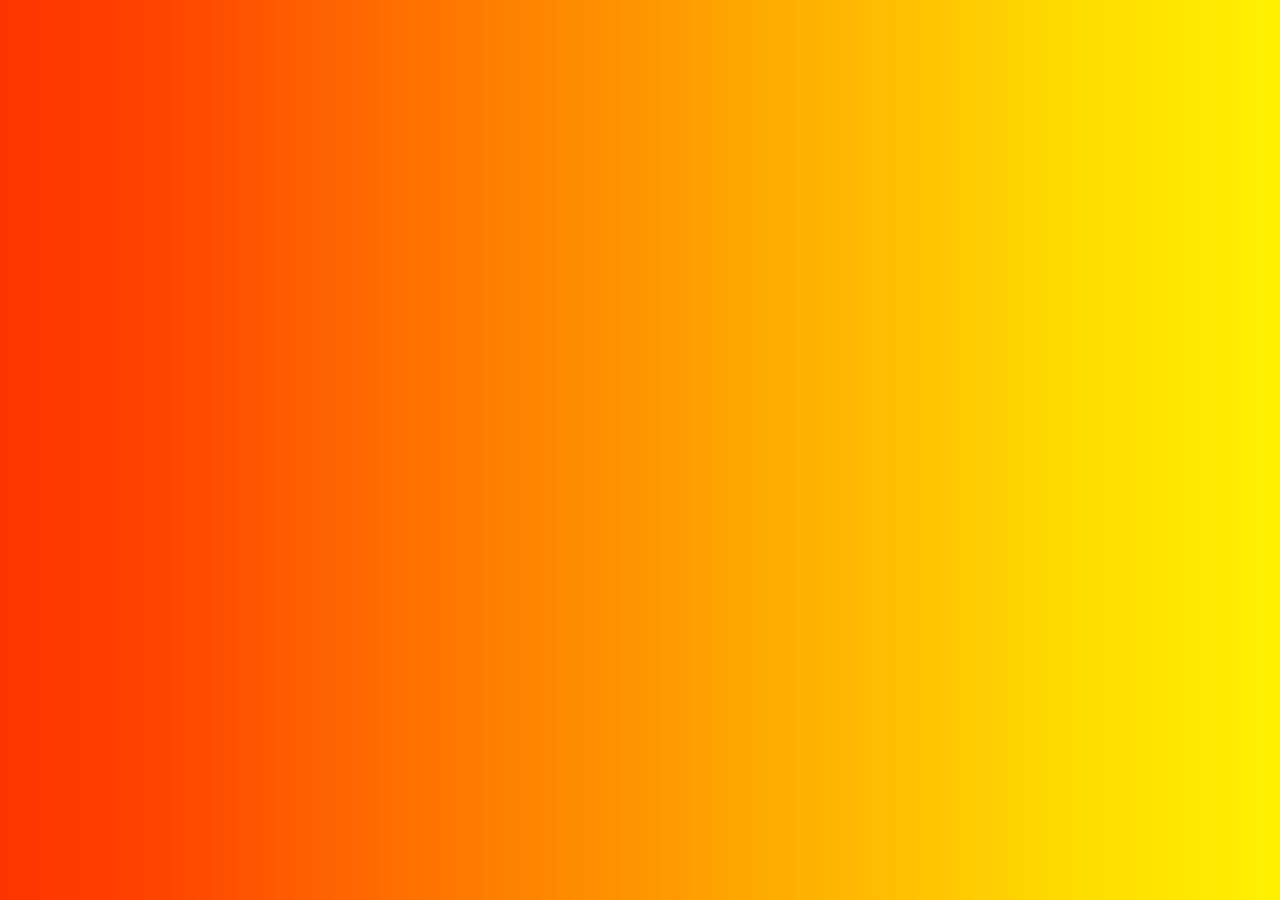
<file: index3.html>
<!DOCTYPE html>
<html lang="en">
<head>
    <meta charset="UTF-8">
    <meta name="viewport" content="width=device-width, initial-scale=1.0">
    <title>Document</title>
    <link rel="stylesheet" href="style3.css">
</head>
<body>
    
</body>
</html>
</file>
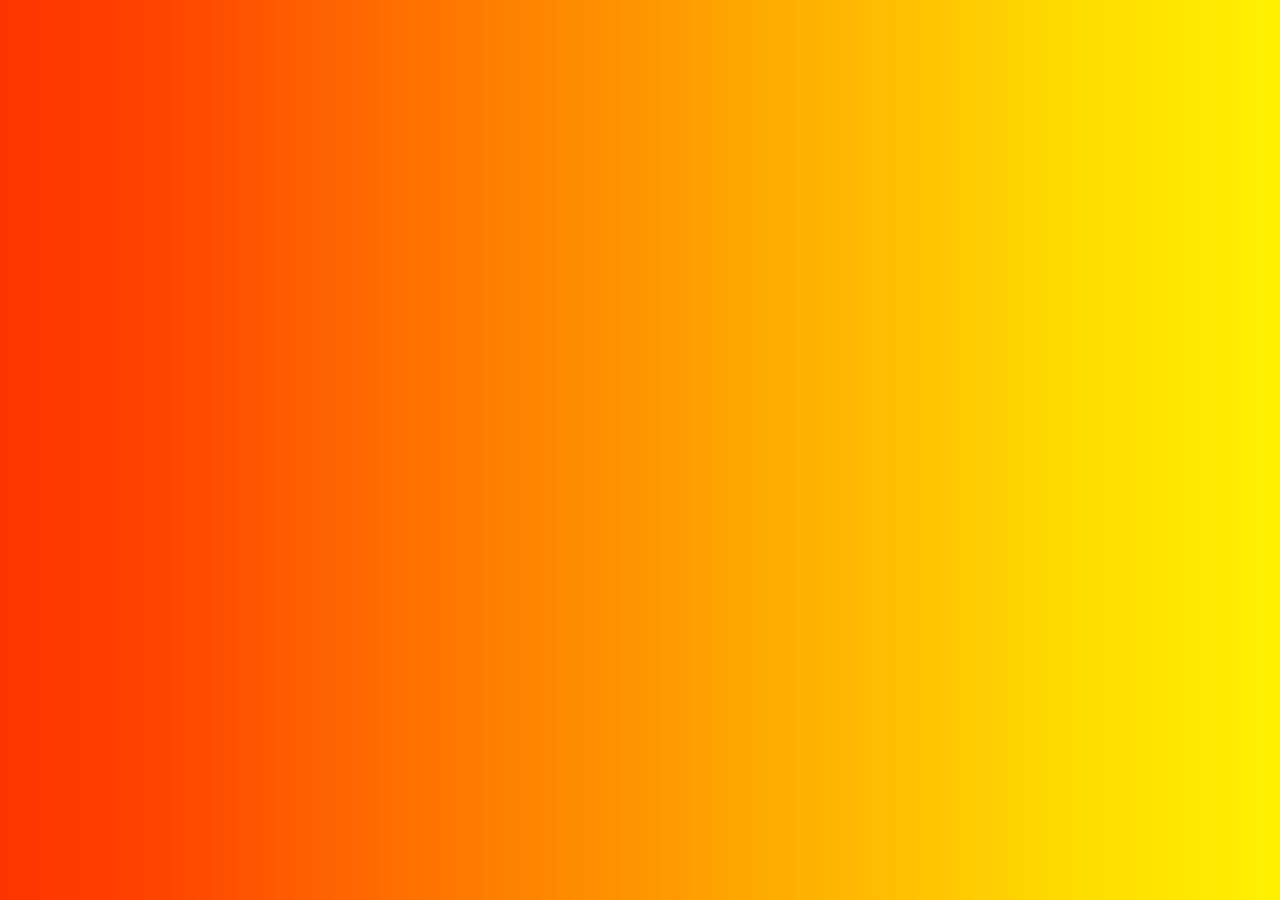
<file: index4.html>
<!DOCTYPE html>
<html lang="en">
<head>
    <meta charset="UTF-8">
    <meta name="viewport" content="width=device-width, initial-scale=1.0">
    <title>Document</title>
    <link rel="stylesheet" href="style4.css">
</head>
<body>
    
</body>
</html>
</file>
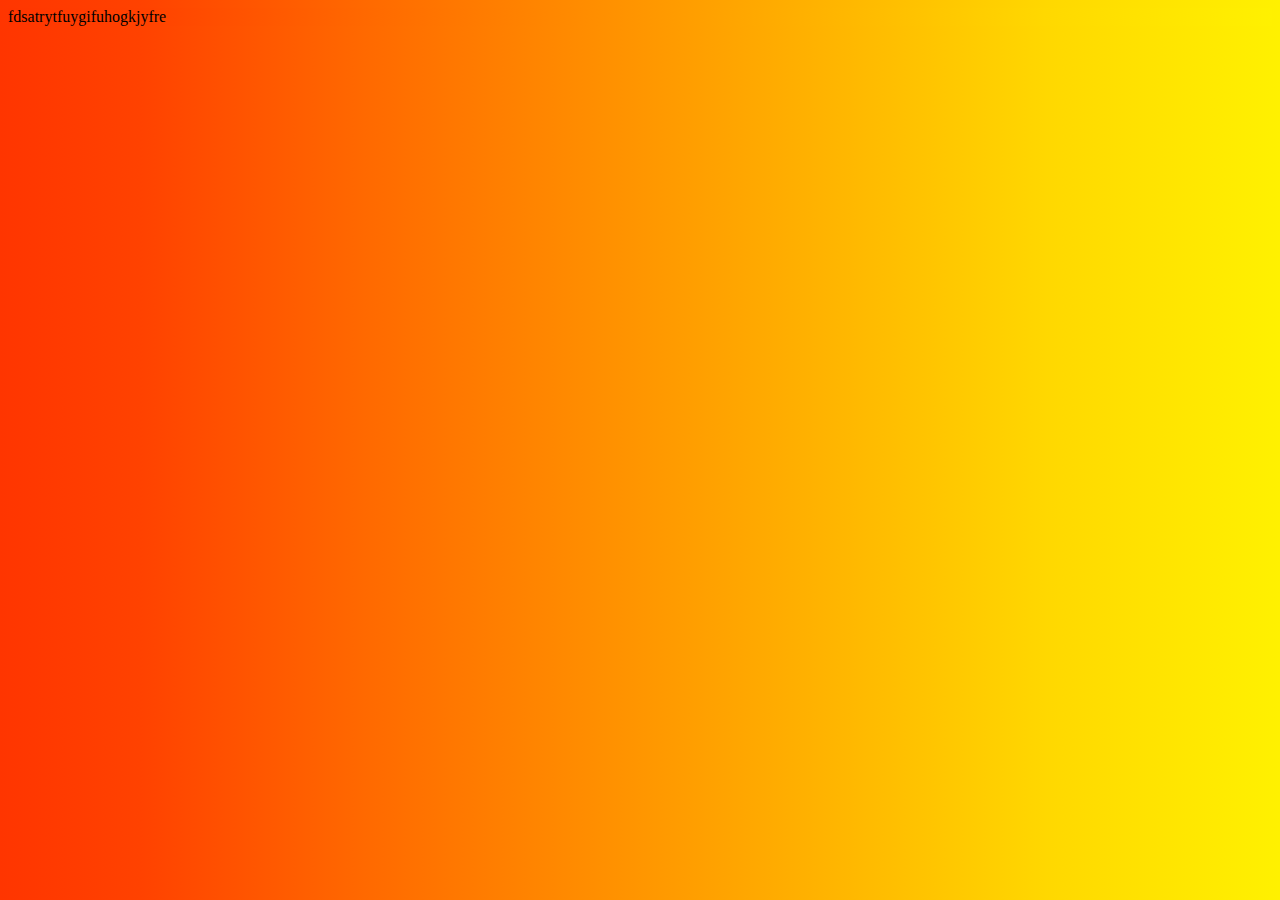
<file: index5.html>
<!DOCTYPE html>
<html lang="en">
<head>
    <meta charset="UTF-8">
    <meta name="viewport" content="width=device-width, initial-scale=1.0">
    <title>Document</title>
    <link rel="stylesheet" href="style5.css">
</head>
<body>
    <div>fdsatrytfuygifuhogkjyfre</div>
</body>
</html>
</file>
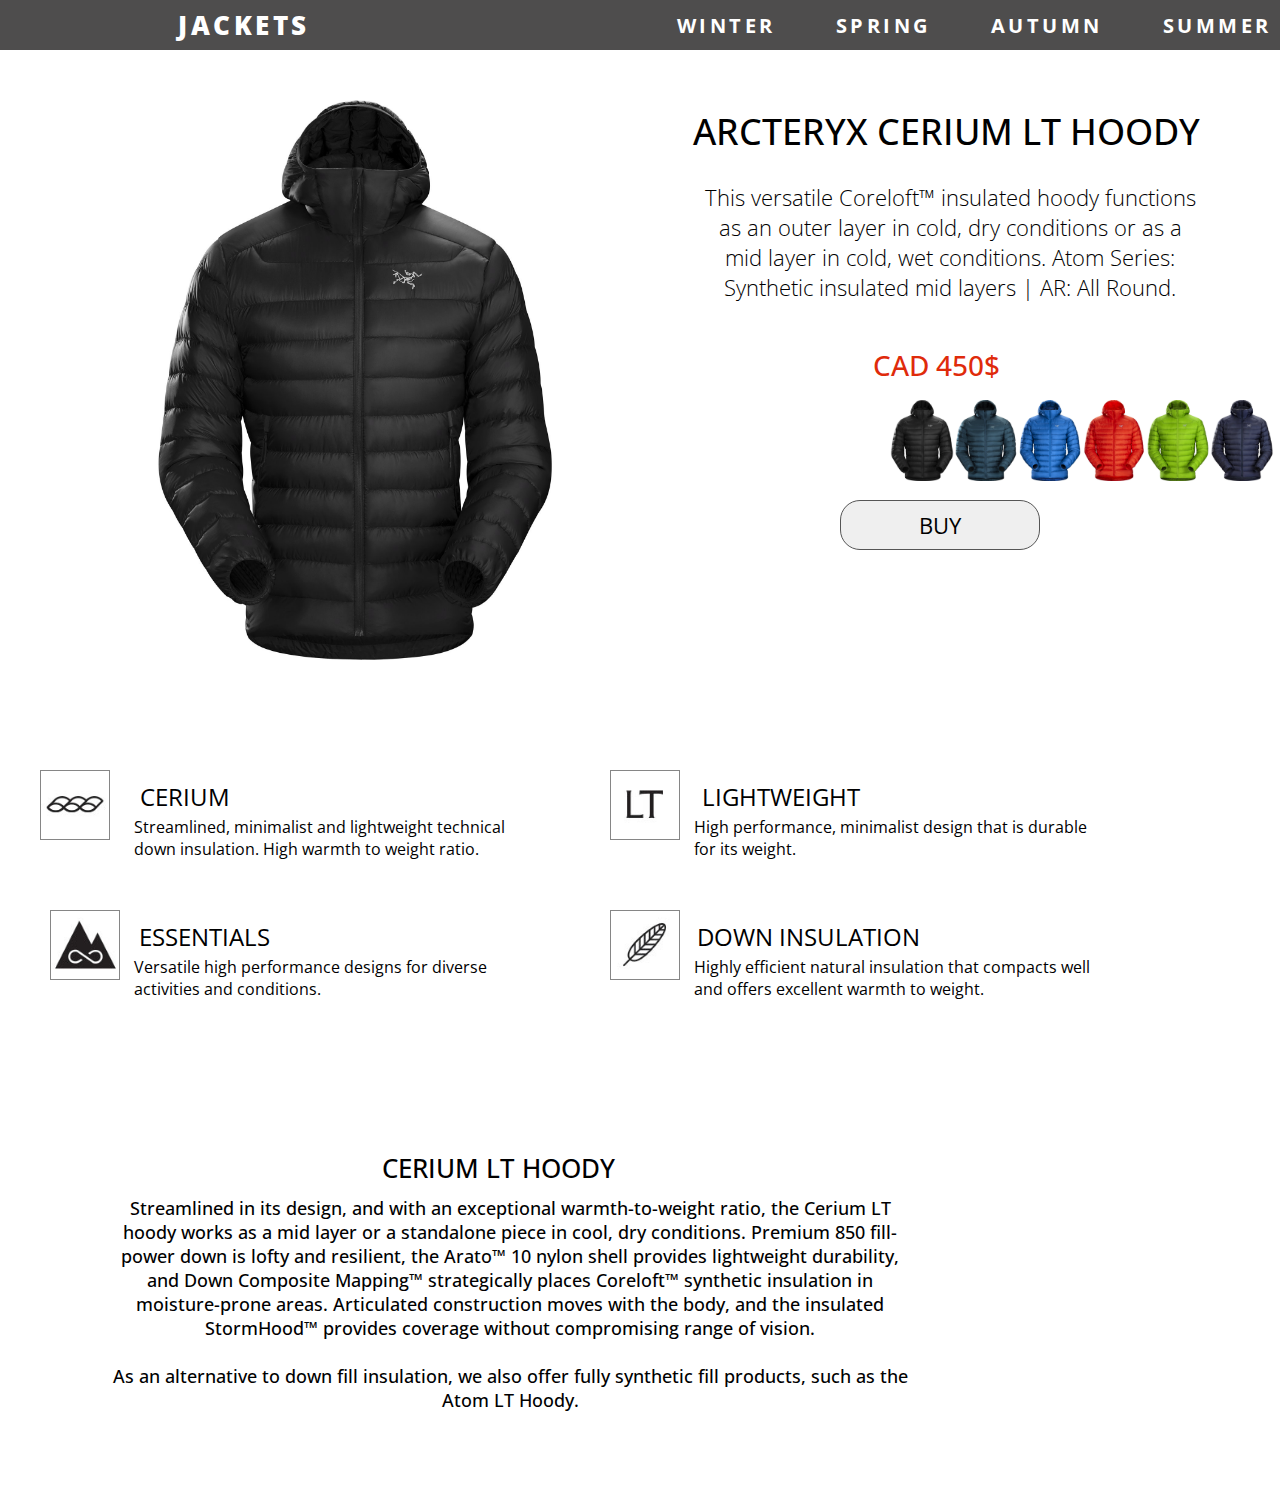
<file: indexphoto1.html>
<!DOCTYPE html>
<html lang="en">
<head>
    <meta charset="UTF-8">
    <meta name="viewport" content="width=device-width, initial-scale=1.0">
    <title>Document</title>
    <link rel="stylesheet" href="photo1.css">
    <link href="https://fonts.googleapis.com/css?family=Open+Sans&display=swap" rel="stylesheet">
</head>
<body>
    <header class="header" id="header">
        <div class="logo">JACKETS</div>
             <ul class="links">
          <li><a href="index2.html">WINTER</a></li>
          <li><a href="index3.html">SPRING</a></li>
          <li><a href="index4.html">AUTUMN</a></li>
          <li><a href="index5.html">SUMMER</a></li>
          <li><svg class="cart" id="cart"  aria-hidden="true" focusable="false" data-prefix="fas" data-icon="shopping-cart" class="svg-inline--fa fa-shopping-cart fa-w-18" role="img" xmlns="http://www.w3.org/2000/svg" viewBox="0 0 576 512"><path fill="currentColor" d="M528.12 301.319l47.273-208C578.806 78.301 567.391 64 551.99 64H159.208l-9.166-44.81C147.758 8.021 137.93 0 126.529 0H24C10.745 0 0 10.745 0 24v16c0 13.255 10.745 24 24 24h69.883l70.248 343.435C147.325 417.1 136 435.222 136 456c0 30.928 25.072 56 56 56s56-25.072 56-56c0-15.674-6.447-29.835-16.824-40h209.647C430.447 426.165 424 440.326 424 456c0 30.928 25.072 56 56 56s56-25.072 56-56c0-22.172-12.888-41.332-31.579-50.405l5.517-24.276c3.413-15.018-8.002-29.319-23.403-29.319H218.117l-6.545-32h293.145c11.206 0 20.92-7.754 23.403-18.681z"></path></svg></li>
          <li class="cartsize" id="cartsize">0</li>
          <li><svg class="triangle" id="triangle" onclick="toggleCartbar()" aria-hidden="true" focusable="false" data-prefix="fas" data-icon="caret-right" class="svg-inline--fa fa-caret-right fa-w-6" role="img" xmlns="http://www.w3.org/2000/svg" viewBox="0 0 192 512"><path fill="currentColor" d="M0 384.662V127.338c0-17.818 21.543-26.741 34.142-14.142l128.662 128.662c7.81 7.81 7.81 20.474 0 28.284L34.142 398.804C21.543 411.404 0 402.48 0 384.662z"></path></svg></li>
            </ul>
         </header>
    <div class="bc1" id="bc1"></div>
    <div class="sidebar" id="sidebar">
        <ul class="links1">
            <li><a href="index2.html">HOME</a></li>
            <li><a href="index3.html">ABOUT</a></li>
            <li><a href="index4.html">WORK</a></li>
            <li><a href="index5.html">PROJECTS</a></li>
               </ul>
    </div>
    <div class="cartsidebar" id="cartsidebar"></div>
    <div class="sideslider">



    </div>
    <div class="jacket1 one">
        <div class="slider" id="slider">
     <img src="photosfp/arcteryx14.jpg" alt="youlox" class="photo1 photos insideslider1" >
     <img src="photosfp/arcteryx12.jpg" alt="youlox" class="photo1fake1 photos insideslider1">
     <img src="photosfp/arcteryx13.jpg" alt="youlox" class="photo1fake2 photos insideslider1">
     <img src="photosfp/arcteryx11.jpg" alt="youlox" class="photo1fake3 photos insideslider1">
     <img src="photosfp/arcteryx15.jpg" alt="youlox" class="photo1fake4 photos insideslider1">
     <img src="photosfp/arcteryx16.jpg" alt="youlox" class="photo1fake4 photos insideslider1">
    </div>
     <div class="phototext" id="phototext" onclick="toggleJacket1()">ARCTERYX CERIUM LT HOODY</div>
     <div class="topictext">This versatile Coreloft™ insulated hoody functions as an outer layer in cold, dry conditions or as a mid layer in cold, wet conditions. Atom Series: Synthetic insulated mid layers | AR: All Round.</div>
     <button class="buy" id="button1">BUY</button>
     <div class="price">CAD 450$</div>
     <div class="cubeswrapper">
     <img src="photosfp/arcteryx14.jpg" alt="youlox" id="redcube"class="cube1 cube cubeone1" >
     <img src="photosfp/arcteryx12.jpg" alt="youlox" id="yellowcube" class="cube2 cube cubeone2">
     <img src="photosfp/arcteryx13.jpg" alt="youlox" id="greencube" class="cube3 cube cubeone3">
     <img src="photosfp/arcteryx11.jpg" alt="youlox" id="orangecube" class="cube4 cube cubeone4">
     <img src="photosfp/arcteryx15.jpg" alt="youlox" id="blackcube" class="cube5 cube cubeone5">
     <img src="photosfp/arcteryx16.jpg" alt="youlox" id="bluecube" class="cube6 cube cubeone6">
    </div>
    </div>
    <img src="icon-cerium.jpg" class="cerium">
    <div class="ceriumlogo">CERIUM</div>
    <div class="ceriumtext">Streamlined, minimalist and lightweight technical down insulation. High warmth to weight ratio.</div>
    <img src="icon-essentials.jpg" class="essentials">
    <div class="essentialslogo">ESSENTIALS</div>
    <div class="essentialstext">Versatile high performance designs for diverse activities and conditions.</div>
    <img src="icon-LT.jpg" class="lightweight">
    <div class="lightweightlogo">LIGHTWEIGHT</div>
    <div class="lightweighttext">High performance, minimalist design that is durable for its weight.</div>
    <img src="icon-down.jpg" class="insulation">
    <div class="insulationlogo">DOWN INSULATION</div>
    <div class="insulationtext">Highly efficient natural insulation that compacts well and offers excellent warmth to weight.</div>
    <div class="middletopic">CERIUM LT HOODY</div>
    <div class="middletext">Streamlined in its design, and with an exceptional warmth-to-weight ratio, the Cerium LT hoody works as a mid layer or a standalone piece in cool, dry conditions. Premium 850 fill-power down is lofty and resilient, the Arato™ 10 nylon shell provides lightweight durability, and Down Composite Mapping™ strategically places Coreloft™ synthetic insulation in moisture-prone areas. Articulated construction moves with the body, and the insulated StormHood™ provides coverage without compromising range of vision.
        <br>
        <br>
        As an alternative to down fill insulation, we also offer fully synthetic fill products, such as the Atom LT Hoody.</div>
    <script src="photo.js"></script>
</body>
</html>
</file>
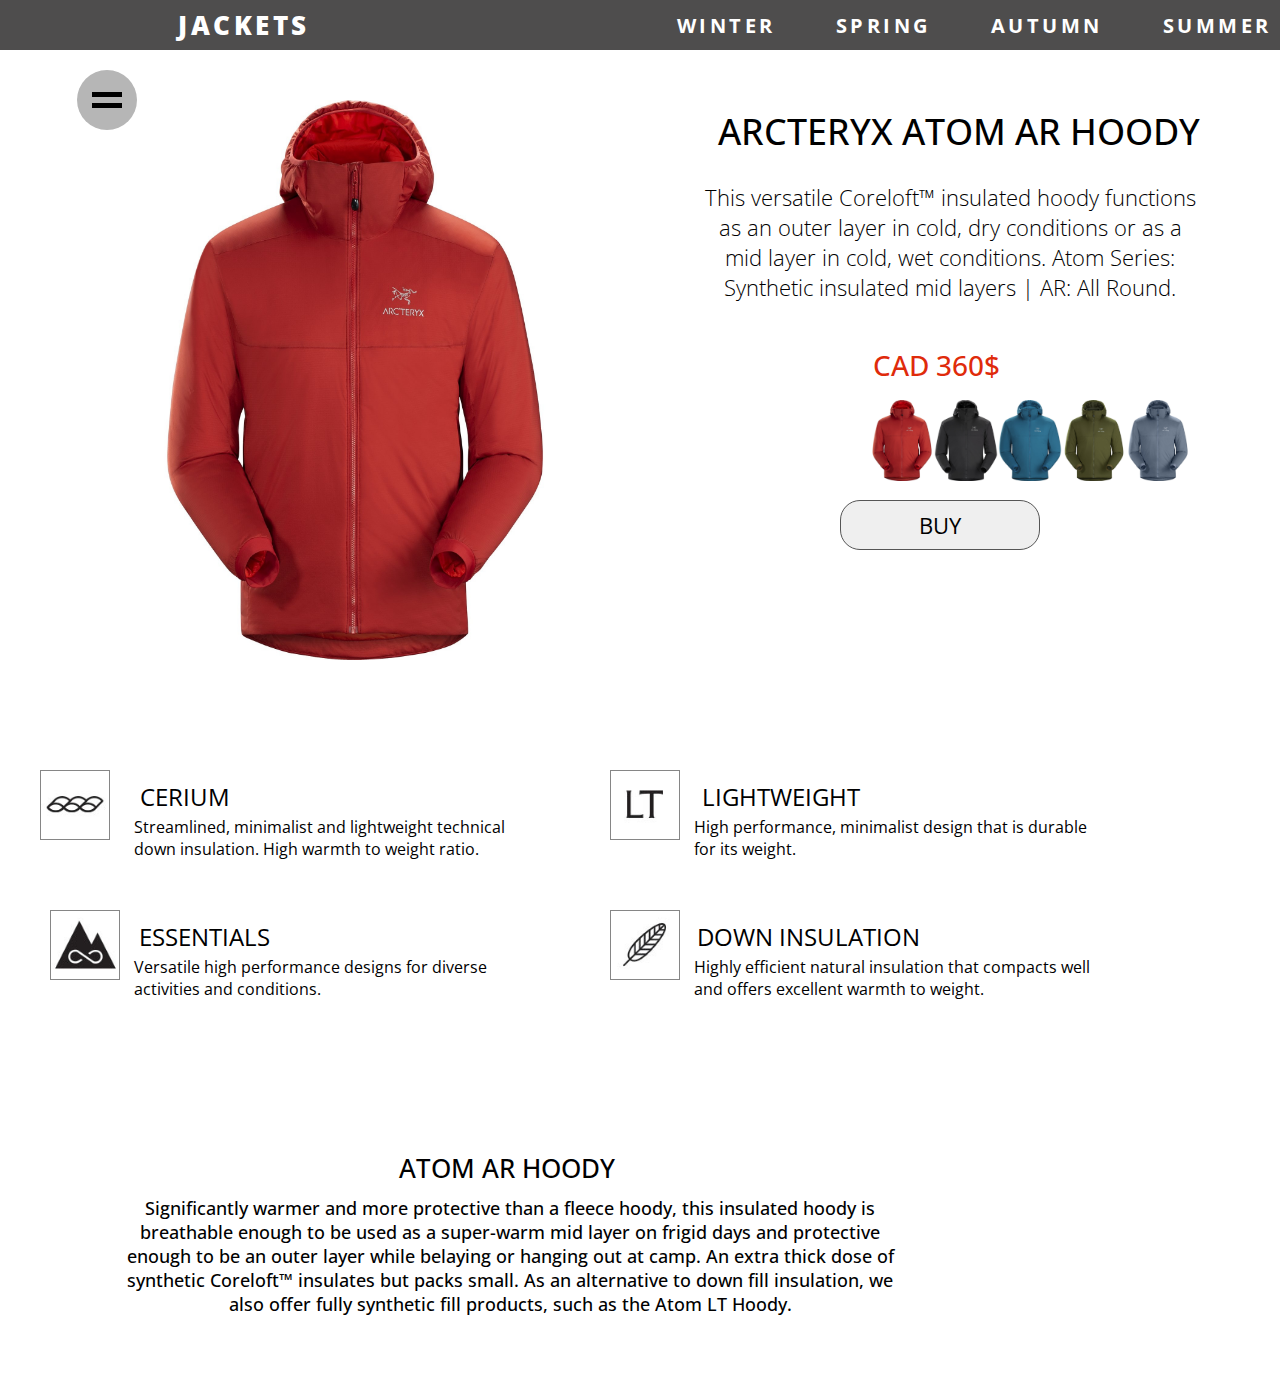
<file: indexphoto2.html>
<!DOCTYPE html>
<html lang="en">
<head>
    <meta charset="UTF-8">
    <meta name="viewport" content="width=device-width, initial-scale=1.0">
    <title>Document</title>
    <link rel="stylesheet" href="photo2.css">
    <link href="https://fonts.googleapis.com/css?family=Open+Sans&display=swap" rel="stylesheet">
</head>
<body>
    <header class="header" id="header">
        <div class="logo">JACKETS</div>
             <ul class="links">
          <li><a href="index2.html">WINTER</a></li>
          <li><a href="index3.html">SPRING</a></li>
          <li><a href="index4.html">AUTUMN</a></li>
          <li><a href="index5.html">SUMMER</a></li>
          <li><svg class="cart" id="cart"  aria-hidden="true" focusable="false" data-prefix="fas" data-icon="shopping-cart" class="svg-inline--fa fa-shopping-cart fa-w-18" role="img" xmlns="http://www.w3.org/2000/svg" viewBox="0 0 576 512"><path fill="currentColor" d="M528.12 301.319l47.273-208C578.806 78.301 567.391 64 551.99 64H159.208l-9.166-44.81C147.758 8.021 137.93 0 126.529 0H24C10.745 0 0 10.745 0 24v16c0 13.255 10.745 24 24 24h69.883l70.248 343.435C147.325 417.1 136 435.222 136 456c0 30.928 25.072 56 56 56s56-25.072 56-56c0-15.674-6.447-29.835-16.824-40h209.647C430.447 426.165 424 440.326 424 456c0 30.928 25.072 56 56 56s56-25.072 56-56c0-22.172-12.888-41.332-31.579-50.405l5.517-24.276c3.413-15.018-8.002-29.319-23.403-29.319H218.117l-6.545-32h293.145c11.206 0 20.92-7.754 23.403-18.681z"></path></svg></li>
          <li class="cartsize" id="cartsize">0</li>
          <li><svg class="triangle" id="triangle" onclick="toggleCartbar()" aria-hidden="true" focusable="false" data-prefix="fas" data-icon="caret-right" class="svg-inline--fa fa-caret-right fa-w-6" role="img" xmlns="http://www.w3.org/2000/svg" viewBox="0 0 192 512"><path fill="currentColor" d="M0 384.662V127.338c0-17.818 21.543-26.741 34.142-14.142l128.662 128.662c7.81 7.81 7.81 20.474 0 28.284L34.142 398.804C21.543 411.404 0 402.48 0 384.662z"></path></svg></li>
            </ul>
         </header>
    <div class="bc1" id="bc1"></div>
    <div class="sidebar" id="sidebar">
        <ul class="links1">
            <li><a href="index2.html">HOME</a></li>
            <li><a href="index3.html">ABOUT</a></li>
            <li><a href="index4.html">WORK</a></li>
            <li><a href="index5.html">PROJECTS</a></li>
               </ul>
    </div>
    <div  id="btn" class="btn" onclick="toggleSidebar()" >
            <div class="line1 lines" id="line1" onclick="toggleSidebar()"></div>
            <div class="line2 lines" id="line2" onclick="toggleSidebar()"></div>
            <div class="line3 lines" id="line3" onclick="toggleSidebar()"></div>
            <div class="line4 lines" id="line4" onclick="toggleSidebar()"></div>
    </div>
    <div class="cartsidebar" id="cartsidebar"></div>
    <div class="sideslider">



    </div>
    <div class="jacket1 one">
        <div class="slider" id="slider">
     <img src="photosfp/arcteryx1.jpg" alt="youlox" class="photo1 photos insideslider1" >
     <img src="photosfp/arcteryx2.jpg" alt="youlox" class="photo1fake1 photos insideslider1">
     <img src="photosfp/arcteryx3.jpg" alt="youlox" class="photo1fake2 photos insideslider1">
     <img src="photosfp/arcteryx4.jpg" alt="youlox" class="photo1fake3 photos insideslider1">
     <img src="photosfp/arcteryx5.jpg" alt="youlox" class="photo1fake4 photos insideslider1">
    </div>
     <div class="phototext" id="phototext" >ARCTERYX ATOM AR HOODY</div>
     <div class="topictext">This versatile Coreloft™ insulated hoody functions as an outer layer in cold, dry conditions or as a mid layer in cold, wet conditions. Atom Series: Synthetic insulated mid layers | AR: All Round.</div>
     <button class="buy" id="button1">BUY</button>
     <div class="price">CAD 360$</div>
     <div class="cubeswrapper">
     <img src="photosfp/arcteryx1.jpg" alt="youlox" id="redcube"class="cube1 cube cubeone1" >
     <img src="photosfp/arcteryx2.jpg" alt="youlox" id="yellowcube" class="cube2 cube cubeone2">
     <img src="photosfp/arcteryx3.jpg" alt="youlox" id="greencube" class="cube3 cube cubeone3">
     <img src="photosfp/arcteryx4.jpg" alt="youlox" id="orangecube" class="cube4 cube cubeone4">
     <img src="photosfp/arcteryx5.jpg" alt="youlox" id="blackcube" class="cube5 cube cubeone5">
    </div>
    </div>
    <img src="icon-cerium.jpg" class="cerium">
    <div class="ceriumlogo">CERIUM</div>
    <div class="ceriumtext">Streamlined, minimalist and lightweight technical down insulation. High warmth to weight ratio.</div>
    <img src="icon-essentials.jpg" class="essentials">
    <div class="essentialslogo">ESSENTIALS</div>
    <div class="essentialstext">Versatile high performance designs for diverse activities and conditions.</div>
    <img src="icon-LT.jpg" class="lightweight">
    <div class="lightweightlogo">LIGHTWEIGHT</div>
    <div class="lightweighttext">High performance, minimalist design that is durable for its weight.</div>
    <img src="icon-down.jpg" class="insulation">
    <div class="insulationlogo">DOWN INSULATION</div>
    <div class="insulationtext">Highly efficient natural insulation that compacts well and offers excellent warmth to weight.</div>
    <div class="middletopic">ATOM AR HOODY</div>
    <div class="middletext">Significantly warmer and more protective than a fleece hoody, this insulated hoody is breathable enough to be used as a super-warm mid layer on frigid days and protective enough to be an outer layer while belaying or hanging out at camp. An extra thick dose of synthetic Coreloft™ insulates but packs small.
        As an alternative to down fill insulation, we also offer fully synthetic fill products, such as the Atom LT Hoody.</div>
    <script src="photo2.js"></script>
</body>
</html>
</file>
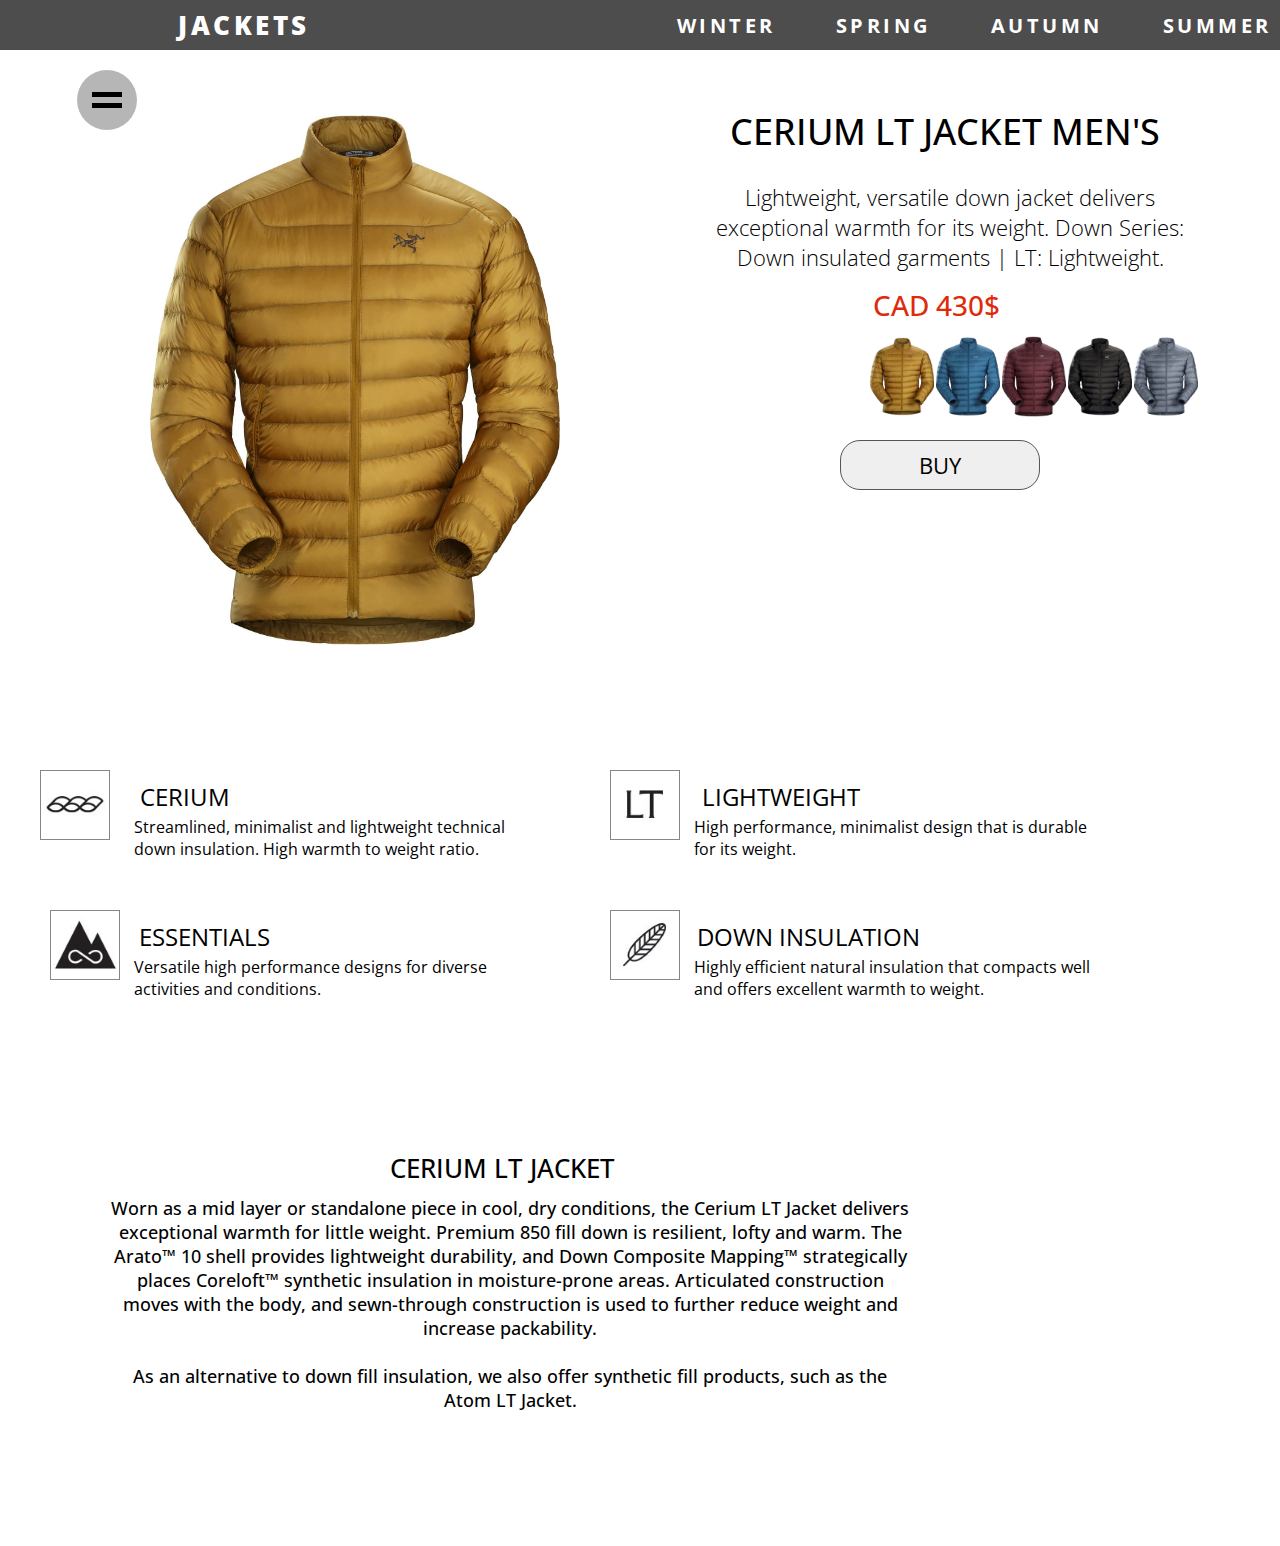
<file: indexphoto3.html>
<!DOCTYPE html>
<html lang="en">
<head>
    <meta charset="UTF-8">
    <meta name="viewport" content="width=device-width, initial-scale=1.0">
    <title>Document</title>
    <link rel="stylesheet" href="photo3.css">
    <link href="https://fonts.googleapis.com/css?family=Open+Sans&display=swap" rel="stylesheet">
</head>
<body>
    <header class="header" id="header">
        <div class="logo">JACKETS</div>
             <ul class="links">
          <li><a href="index2.html">WINTER</a></li>
          <li><a href="index3.html">SPRING</a></li>
          <li><a href="index4.html">AUTUMN</a></li>
          <li><a href="index5.html">SUMMER</a></li>
          <li><svg class="cart" id="cart"  aria-hidden="true" focusable="false" data-prefix="fas" data-icon="shopping-cart" class="svg-inline--fa fa-shopping-cart fa-w-18" role="img" xmlns="http://www.w3.org/2000/svg" viewBox="0 0 576 512"><path fill="currentColor" d="M528.12 301.319l47.273-208C578.806 78.301 567.391 64 551.99 64H159.208l-9.166-44.81C147.758 8.021 137.93 0 126.529 0H24C10.745 0 0 10.745 0 24v16c0 13.255 10.745 24 24 24h69.883l70.248 343.435C147.325 417.1 136 435.222 136 456c0 30.928 25.072 56 56 56s56-25.072 56-56c0-15.674-6.447-29.835-16.824-40h209.647C430.447 426.165 424 440.326 424 456c0 30.928 25.072 56 56 56s56-25.072 56-56c0-22.172-12.888-41.332-31.579-50.405l5.517-24.276c3.413-15.018-8.002-29.319-23.403-29.319H218.117l-6.545-32h293.145c11.206 0 20.92-7.754 23.403-18.681z"></path></svg></li>
          <li class="cartsize" id="cartsize">0</li>
          <li><svg class="triangle" id="triangle" onclick="toggleCartbar()" aria-hidden="true" focusable="false" data-prefix="fas" data-icon="caret-right" class="svg-inline--fa fa-caret-right fa-w-6" role="img" xmlns="http://www.w3.org/2000/svg" viewBox="0 0 192 512"><path fill="currentColor" d="M0 384.662V127.338c0-17.818 21.543-26.741 34.142-14.142l128.662 128.662c7.81 7.81 7.81 20.474 0 28.284L34.142 398.804C21.543 411.404 0 402.48 0 384.662z"></path></svg></li>
            </ul>
         </header>
    <div class="bc1" id="bc1"></div>
    <div class="sidebar" id="sidebar">
        <ul class="links1">
            <li><a href="index2.html">HOME</a></li>
            <li><a href="index3.html">ABOUT</a></li>
            <li><a href="index4.html">WORK</a></li>
            <li><a href="index5.html">PROJECTS</a></li>
               </ul>
    </div>
    <div  id="btn" class="btn" onclick="toggleSidebar()" >
            <div class="line1 lines" id="line1" onclick="toggleSidebar()"></div>
            <div class="line2 lines" id="line2" onclick="toggleSidebar()"></div>
            <div class="line3 lines" id="line3" onclick="toggleSidebar()"></div>
            <div class="line4 lines" id="line4" onclick="toggleSidebar()"></div>
    </div>
    <div class="cartsidebar" id="cartsidebar"></div>
    <div class="sideslider">



    </div>
    <div class="jacket1 one">
        <div class="slider" id="slider">
     <img src="photosfp/arcteryx6.jpg" alt="youlox" class="photo1 photos insideslider1" >
     <img src="photosfp/arcteryx7.jpg" alt="youlox" class="photo1fake1 photos insideslider1">
     <img src="photosfp/arcteryx8.jpg" alt="youlox" class="photo1fake2 photos insideslider1">
     <img src="photosfp/arcteryx9.jpg" alt="youlox" class="photo1fake3 photos insideslider1">
     <img src="photosfp/arcteryx10.jpg" alt="youlox" class="photo1fake4 photos insideslider1">
    </div>
     <div class="phototext" id="phototext" >CERIUM LT JACKET MEN'S</div>
     <div class="topictext">Lightweight, versatile down jacket delivers exceptional warmth for its weight. Down Series: Down insulated garments | LT: Lightweight.</div>
     <button class="buy" id="button1">BUY</button>
     <div class="price">CAD 430$</div>
     <div class="cubeswrapper">
     <img src="photosfp/arcteryx6.jpg" alt="youlox" id="redcube"class="cube1 cube cubeone1" >
     <img src="photosfp/arcteryx7.jpg" alt="youlox" id="yellowcube" class="cube2 cube cubeone2">
     <img src="photosfp/arcteryx8.jpg" alt="youlox" id="greencube" class="cube3 cube cubeone3">
     <img src="photosfp/arcteryx9.jpg" alt="youlox" id="orangecube" class="cube4 cube cubeone4">
     <img src="photosfp/arcteryx10.jpg" alt="youlox" id="blackcube" class="cube5 cube cubeone5">
    </div>
    </div>
    <img src="icon-cerium.jpg" class="cerium">
    <div class="ceriumlogo">CERIUM</div>
    <div class="ceriumtext">Streamlined, minimalist and lightweight technical down insulation. High warmth to weight ratio.</div>
    <img src="icon-essentials.jpg" class="essentials">
    <div class="essentialslogo">ESSENTIALS</div>
    <div class="essentialstext">Versatile high performance designs for diverse activities and conditions.</div>
    <img src="icon-LT.jpg" class="lightweight">
    <div class="lightweightlogo">LIGHTWEIGHT</div>
    <div class="lightweighttext">High performance, minimalist design that is durable for its weight.</div>
    <img src="icon-down.jpg" class="insulation">
    <div class="insulationlogo">DOWN INSULATION</div>
    <div class="insulationtext">Highly efficient natural insulation that compacts well and offers excellent warmth to weight.</div>
    <div class="middletopic">CERIUM LT JACKET</div>
    <div class="middletext">Worn as a mid layer or standalone piece in cool, dry conditions, the Cerium LT Jacket delivers exceptional warmth for little weight. Premium 850 fill down is resilient, lofty and warm. The Arato™ 10 shell provides lightweight durability, and Down Composite Mapping™ strategically places Coreloft™ synthetic insulation in moisture-prone areas. Articulated construction moves with the body, and sewn-through construction is used to further reduce weight and increase packability.
<br>
<br>
        As an alternative to down fill insulation, we also offer synthetic fill products, such as the Atom LT Jacket.</div>
    <script src="photo3.js"></script>
</body>
</html>
</file>
<file: style1.css>
body{
    margin: 0px;
    padding: 0px;
    width: 100%;
    height: 100%;
    background: white;
}
*{
    box-sizing: border-box;
    font-family: 'Open Sans', sans-serif;
}
/* .btn{
    position: fixed;
    height: 60px;
    width: 60px;
    background-color: rgb(182, 182, 182);
    margin-left: 6%;
    top: 70px;
    border-radius: 50%;
    padding-top: 22px;
    z-index: 3;
    box-sizing: border-box;
}
.btn.active{
    background-color: rgb(71, 70, 70);
    transition: all 0.5s;
} */
/* .lines{
    width: 30px;
    height: 5px;
    background-color: rgb(182, 182, 182);
    transition: all 0.5s;
}
.line1{
    position: absolute;
    margin-top: 11px;
    margin-left: 45px;
    width: 8px;
    box-shadow: none;
    z-index: 1;
}
.line1.active{
    display: none;
}
.line2{
    position: absolute;
    margin-left: 7px;
    width: 8px;
    box-shadow: none;
    z-index: 1;
    box-shadow: none;
}
.line2.active{
    display: none;
}
.line3{
    position: absolute;
    margin-top: 11px;
    margin-left: 15px;
    background-color: black;
    transform-origin: 30% 70%;
}
.line4{
    position: absolute;
    margin-top: 0px;
    margin-left: 15px;
    background-color: black;
    transform-origin: 25% 65%;
}
.line3.active{
    transform: rotate(-45deg);
    background-color: #fff;
    transition: all 0.3s;

}
.line4.active{
    transform: rotate(45deg);
    background-color: #fff;
    transition: all 0.3s;
}
.btn:hover .line1 {
    transform: translateX(-38px);
    transition: 0.4s;
}
.btn:hover .line2 {
    transform: translateX(38px);
    transition: 0.4s;
}
.line{
    transform: rotateZ(45deg);
} */
.sidebar{
    top: 50px;
    position: fixed;
    background-color: rgb(187, 187, 187);
    padding: none;
    text-align: center;
    height: 100%;
    width: 430px;
    z-index: 3;
    transition: all 0.4s;
    left: -430px;
}
.phototext{
    margin-left: -2px;
    margin-top: 7px;
    margin-bottom: 3px;
    transition: all 0.5s;
    font-weight: 0;
    text-align: start;
    font-size: 26px;
}
.sidebar.active{
    left: 0px;
}
.cartsidebar{
    position: fixed;
    height: 65%;
    width: 250px;
    background-color: rgb(173, 175, 175);
    right: 0px;
    top: -65%;
    transition: all 0.4s;
}
.cartsidebar.active{
    top: 0%;
}
.photoswrapper{
    margin-left: 240px;
    margin-top: 70px;
    display: grid;
    grid-template-columns: 300px 300px 300px;
    grid-column-gap: 40px;
    grid-row-gap: 130px;
}
.photos{
    width: 250px;
    height: 350px;
    border: none;
    z-index: 2;
    transition: all 0.4s;
}
.jacket{
    width: 280px;
    height: 380px;
}
.photos:hover  {
    transform-origin: center;
    transform: translate(-24px,-54px);
    width: 304px;
    height: 404px;
    cursor: pointer;
    transition: all 0.4s;
}
.photos:hover ~ .cube1 {
    margin-left: 6px;
    width: 19px;
    height: 19px;
}
.photos:hover ~ .cube2 {
    margin-left: 36px;
    width: 19px;
    height: 19px;
}
.photos:hover ~ .cube3 {
    margin-left: 66px;
    width: 19px;
    height: 19px;
}
.photos:hover ~ .cube4 {
    margin-left: 96px;
    width: 19px;
    height: 19px;
}
.photos:hover ~ .cube5 {
    margin-left: 126px;
    width: 19px;
    height: 19px;
}
.photos:hover ~ .cube6 {
    margin-left: 156px;
    width: 19px;
    height: 19px;
}
.cube1{
    background-color: rgb(230, 55, 55);
    border: 1.5px solid  rgba(73, 72, 72, 0.603);
    width: 35px;
    height: 35px;
    border-radius: 50%;
    transition: all 0.4s;
}
.cube2{
    background-color: rgb(53, 53, 46);
    border: 1.5px solid rgba(73, 72, 72, 0.603);
    width: 35px;
    height: 35px;
    border-radius: 50%;
    transition: all 0.4s;
}
.cube3{
    background-color: rgb(58, 136, 182);
    border: 1.5px solid rgba(73, 72, 72, 0.603);
    width: 35px;
    height: 35px;
    border-radius: 50%;
    transition: all 0.4s;
}
.cube4{
    background-color: rgb(90, 121, 79);
    border: 1.5px solid rgba(73, 72, 72, 0.603);
    width: 35px;
    height: 35px;
    border-radius: 50%;
    transition: all 0.4s;
}
.cube5{
    background-color: rgb(171, 197, 197);
    border: 1.5px solid rgba(73, 72, 72, 0.603);
    width: 35px;
    height: 35px;
    border-radius: 50%;
    transition: all 0.4s;
}
.cube6{
    background-color: rgb(202, 62, 155);
    border: 1.5px solid rgba(73, 72, 72, 0.603);
    width: 35px;
    height: 35px;
    border-radius: 50%;
    transition: all 0.4s;
}
.cube{
    width: 30px;
    height: 30px;
}
.cubeswrapper{
    height: 70px;
    width: 86%;
    display: flex;
    justify-content: space-around;
    margin-top: 10px ;
    margin-left: 70px;
}
.cube1:hover{
    border: 1.5px solid rgb(0, 0, 0);
    cursor: pointer;
    transition: all 0.2s;
}
.cube2:hover{
    border: 1.5px solid rgb(0, 0, 0);
    cursor: pointer;
    transition: all 0.2s;
}
.cube3:hover{
    border: 1.5px solid rgb(0, 0, 0);
    cursor: pointer;
    transition: all 0.2s;
}
.cube4:hover{
    border: 1.5px solid rgb(0, 0, 0);
    cursor: pointer;
    transition: all 0.2s;
}
.cube5:hover{
    border: 1.5px solid rgb(0, 0, 0);
    cursor: pointer;
    transition: all 0.2s;
}.cube6:hover{
    border: 1.5px solid rgb(0, 0, 0);
    cursor: pointer;
    transition: all 0.2s;
}
.buy{
    position: absolute;
    width: 200px;
    height: 40px;
    font-size: 15px;
    margin-top: 40px;
    margin-left: -20px;
    text-align: center;
    border-radius: 20px;
    border: 1px solid rgb(85, 85, 85);
    transition: all 0.3s;
}
.price{
    left: 0px;
}
.buy:hover{
    background-color: rgb(85, 85, 85);
    color: white;
    cursor: pointer;
}

.header{
    position: fixed;
    width: 100%;
    height: 50px;
    background-color: rgb(58, 57, 57);
    top: 0px;
    z-index: 3;
}
.header{
    display: flex;
    justify-content: space-around;
    align-items: center;
    font-family: 'Open Sans', sans-serif;
    opacity: 0.9;
    padding-left: 30px;
}
.header.ul{
    display: flex;
    justify-content: space-around;
}
.logo{
    color: #fff;
    letter-spacing: 3.5px;
    font-size: 26px;
    font-weight: 900;
}

.links{
    display: flex;
    justify-content: space-around;
    align-items: center;
    letter-spacing: 3.5px;
    font-size: 20px;
    width: 200px;
}
.links a{
    color: white;
    text-decoration: none;
    font-weight: bolder;
    border: 2px solid none;
    border-bottom: none;
    border-top: none;
    padding-left: 30px;
    padding-right: 30px;
    padding-top: 13px;
    padding-bottom: 13px;
}
.links li{
    list-style: none;
}
.links a:hover{
    color: rgb(209, 99, 26);
    transition: all 0.1s;
}
.links1 a{
    color: rgb(24, 23, 23);
    text-decoration: none;
    font-weight: 900;
}
.links1{
    font-family: 'Open Sans', sans-serif;
    display: flex;
    flex-direction: column;
    justify-content: space-around;
    letter-spacing: 3px;
    font-size: 28px;
    margin-top: 10px;
    margin-left: -20px;
    transition: all 0.2s;
}
.links1 li{
    list-style: none;
    padding-top: 80px;
}
.links1 a:hover{
    color: rgb(255, 255, 255);
    transition: all 0.1s;
}
.cart{
    width: 30px;
    height: 30px;
    color: white;
    padding-top: 8px;
    margin-left: 40px;
}
.cart:hover{
    color: rgb(236, 107, 20);
    transition: all 0.1s;
}
.gray{
    width: 100%;
    height: 350px;
    background-color: rgb(236, 230, 230);
    margin-top: 180px;
    box-sizing: border-box;
    text-align: center;
}
.cartsize{
    color: rgb(255, 255, 255);
    font-size: 24px;
    margin-right: 10px;
    margin-left: -0px;
    margin-top: -20px;
}
.triangle{
    color: white;
    width: 30px;
    height: 30px;
    margin-left: -18px;
    margin-top: 9px;
}
.triangle:hover {
        color: rgb(236, 107, 20);
        transition: all 0.1s;
}
.triangle.active{
    transform-origin: center;
    transform: rotate(90deg);
    transition: all  0.4s;
}


.slider{
    height: 350px;
    width: 250px;
    position: relative;
}
.insideslider1{
    position: absolute;
    height: 350px;
    width: 250px;
    opacity: 0;
    z-index: 0;
    transition: all 0.5s;
}
.insideslider1:nth-child(1) {
    z-index: 2;
    opacity: 1;
}
.cubeone1{
    background-color: rgb(63, 62, 58);
}
.cubeone2{
    background-color: rgb(90, 118, 168);
}
.cubeone3{
    background-color: rgb(35, 126, 231);
}
.cubeone4{
    background-color: rgb(235, 81, 54);
}
.cubeone5{
    background-color: rgb(158, 238, 9);
}
.cubeone6{
    background-color: rgb(73, 96, 122);
}

.slider2{
    height: 350px;
    width: 250px;
    position: relative;
}
.insideslider2{
    position: absolute;
    height: 350px;
    width: 250px;
    opacity: 0;
    z-index: 0;
    transition: all 0.4s;
}
.insideslider2:nth-child(1) {
    z-index: 2;
    opacity: 1;
} 



.slider3{
    height: 350px;
    width: 250px;
    position: relative;
}
.insideslider3{
    position: absolute;
    height: 350px;
    width: 250px;
    opacity: 0;
    z-index: 0;
    transition: all 0.4s;
}
.insideslider3:nth-child(1) {
    z-index: 2;
    opacity: 1;
} 
.cubethree1{
    background-color: rgb(206, 186, 11);
}
.cubethree2{
    background-color: rgb(58, 136, 182);
}
.cubethree3{
    background-color: rgb(133, 69, 69);
}
.cubethree4{
    background-color: rgb(63, 62, 58);
}
.cubethree5{
    background-color: rgb(194, 204, 203);
}






.slider4{
    height: 350px;
    width: 250px;
    position: relative;
}
.insideslider4{
    position: absolute;
    height: 350px;
    width: 250px;
    opacity: 0;
    z-index: 0;
    transition: all 0.4s;
}
.insideslider4:nth-child(1) {
    z-index: 2;
    opacity: 1;
} 
.cubefour1{
    background-color: rgb(139, 138, 138);
}
.cubefour3{
    background-color: rgb(216, 178, 12);
}
.cubefour4{
    background-color: rgb(108, 82, 121);
}






.slider5{
    height: 350px;
    width: 250px;
    position: relative;
}
.insideslider5{
    position: absolute;
    height: 350px;
    width: 250px;
    opacity: 0;
    z-index: 0;
    transition: all 0.4s;
}
.insideslider5:nth-child(1) {
    z-index: 2;
    opacity: 1;
}
.cubefive1{
    background-color: rgb(216, 178, 12);
}
.cubefive3{
    background-color: rgb(71, 109, 131);
}
.cubefive4{
    background-color: rgb(219, 46, 30);
}








.slider6{
    height: 350px;
    width: 250px;
    position: relative;
}
.insideslider6{
    position: absolute;
    height: 350px;
    width: 250px;
    opacity: 0;
    z-index: 0;
    transition: all 0.4s;
}
.insideslider6:nth-child(1) {
    z-index: 2;
    opacity: 1;     
}
.cubesix1{
    background-color: rgb(140, 195, 37);
}
.cubesix2{
    background-color: rgb(61, 63, 73);
}
.cubesix3{
    background-color: rgb(136, 85, 83);
}
.cubesix4{
    background-color: rgb(63, 157, 194);
}










.slider7{
    height: 350px;
    width: 250px;
    position: relative;
}
.insideslider7{
    position: absolute;
    height: 350px;
    width: 250px;
    opacity: 0;
    z-index: 0;
    transition: all 0.4s;
}
.insideslider7:nth-child(1) {
    z-index: 2;
    opacity: 1;
}
.cubeseven1{
    background-color: rgb(177, 149, 59);
}
.cubeseven5{
    background-color: rgb(51, 88, 54)
}
.cubeseven3{
    background-color: rgb(53, 69, 100);
}
.cubeseven4{
    background-color: rgb(209, 48, 27);
}









.slider8{
    height: 350px;
    width: 250px;
    position: relative;
}
.insideslider8{
    position: absolute;
    height: 350px;
    width: 250px;
    opacity: 0;
    z-index: 0;
    transition: all 0.4s;
}
.insideslider8:nth-child(1) {
    z-index: 2;
    opacity: 1;
} 
.cubeeight1{
    background-color: rgb(219, 46, 30);
}
.cubeeight2{
    background-color: rgb(61, 63, 73);
}
.cubeeight3{
    background-color: rgb(58, 79, 121);
}
.cubeeight4{
    background-color: rgb(69, 131, 86);
}






.slider9{
    height: 350px;
    width: 250px;
    position: relative;
}
.insideslider9{
    position: absolute;
    height: 350px;
    width: 250px;
    opacity: 0;
    z-index: 0;
    transition: all 0.4s;
}
.insideslider9:nth-child(1) {
    z-index: 2;
    opacity: 1;
}
.cubenine1{
    background-color: rgb(80, 121, 91);
}
.cubenine2{
    background-color: rgb(238, 235, 49);
}
.cubenine3{
    background-color: #C3B891;
}
.cubenine4{
    background-color: rgb(203, 216, 207);
}
.cubenine5{
    background-color: rgb(235, 66, 36);
}





.slider10{
    height: 350px;
    width: 250px;
    position: relative;
}
.insideslider10{
    position: absolute;
    height: 350px;
    width: 250px;
    opacity: 0;
    z-index: 0;
    transition: all 0.4s;
}
.insideslider10:nth-child(1) {
    z-index: 2;
    opacity: 1;
} 
.cubeten3{
    background-color: rgb(39, 71, 104);
}
.cubeten2{
    background-color: rgb(95, 95, 95);
}
.cubeten4{
    background-color: rgb(61, 63, 73);
}






.slider11{
    height: 350px;
    width: 250px;
    position: relative;
}
.insideslider11{
    position: absolute;
    height: 350px;
    width: 250px;
    opacity: 0;
    z-index: 0;
    transition: all 0.4s;
}
.insideslider11:nth-child(1) {
    z-index: 2;
    opacity: 1;
}
.cubeeleven2{
    background-color: rgb(136, 85, 83);
}
.cubeeleven3{
    background-color: rgb(81, 98, 104);
}
.cubeeleven4{
    background-color: rgb(61, 63, 73);
}
.cubeeleven1{
    background-color: rgb(71, 109, 131);
}
.cubeeleven5{
    background-color: rgb(206, 203, 67);
}





.slider12{
    height: 350px;
    width: 250px;
    position: relative;
}
.insideslider12{
    position: absolute;
    height: 350px;
    width: 250px;
    opacity: 0;
    z-index: 0;
    transition: all 0.4s;
}
.insideslider12:nth-child(1) {
    z-index: 2;
    opacity: 1;
}
.cubetwelve2{
    background-color: rgb(51, 49, 49);
}
.cubetwelve3{
    background-color: rgb(30, 50, 77);
}
.cubetwelve4{
    background-color: rgb(95, 97, 110);
}
.cubetwelve1{
    background-color: rgb(117, 168, 197);
}
@media (max-width: 1200px) {
    .photoswrapper{
        margin-left: 240px;
        margin-top: 70px;
        display: grid;
        grid-template-columns: 300px 300px ;
        grid-column-gap: 40px;
        grid-row-gap: 95px;
    }
    .photos{
        width: 250px;
        height: 350px;
        border: none;
        z-index: 2;
        transition: all 0.4s;
    }
    .jacket{
        width: 280px;
        height: 380px;
    }
}
@media (max-width: 900px) {
    .photoswrapper{
        margin-left: 240px;
        margin-top: 70px;
        display: grid;
        grid-template-columns:  300px ;
        grid-column-gap: 40px;
        grid-row-gap: 95px;
    }
    .photos{
        width: 250px;
        height: 350px;
        border: none;
        z-index: 2;
        transition: all 0.4s;
    }
    .jacket{
        width: 280px;
        height: 380px;
    }
}
@media (max-width: 900px) {
    .photoswrapper{
        margin-left: 240px;
        margin-top: 70px;
        display: grid;
        grid-template-columns:  300px ;
        grid-column-gap: 40px;
        grid-row-gap: 95px;
    }
    .photos{
        width: 150px;
        height: 250px;
        border: none;
        z-index: 2;
        transition: all 0.4s;
    }
    .jacket{
        width: 280px;
        height: 380px;
    }
}
@media (max-width: 475px) {
    *{
        box-sizing: border-box;
        margin: 0px;
        padding: 0px;
    }
    body{
        width: 100%;
        height: 100%;
    }
    .phototext{
        margin-left: 0px;
        margin-top: 7px;
        margin-bottom: 3px;
        transition: all 0.5s;
        text-align: start;
        font-weight: 400;
        font-size: 26px;
    }
    .cartsidebar{
        display: none;
    }
    .photoswrapper{
        position: relative;
        display: grid;
        grid-template-columns:  105% ;
        grid-row-gap: 60px;
        right: 48%;
        padding: 0px;
    }
    .photos{
        width: 105%;
        height: 95%;
        border: none;
        z-index: 2;
        transition: all 0.4s;
        
    }
    .jacket{
        width: 105%;
        height: 95%;
    }
    .header{
        width: 100%;
        align-items: center;
        font-family: 'Open Sans', sans-serif;
        opacity: 0.9;
        
    }
    .logo{
        color: #fff;
        letter-spacing: 3.5px;
        font-size: 26px;
        font-weight: 900;
        margin-right: 3%;
    }
    .header.ul{
        display: none;
        justify-content: space-around;
    }
    .header{
        position: fixed;
        width: 100%;
        height: 50px;
        background-color: rgb(58, 57, 57);
        top: 0px;
        z-index: 3;
    }
    .links{
        display: none;
        justify-content: space-around;
        align-items: center;
        letter-spacing: 3.5px;
        font-size: 20px;
    }
     .underimagewrapper{
         position: relative;
        margin-top: -5px;
        width: 310px;
        z-index: 2;
     }
    .btn{
        position: fixed;
        height: 60px;
        width: 60px;
        background-color: rgb(182, 182, 182);
        margin-left: 3%;
        top: 60px;
        border-radius: 50%;
        padding-top: 22px;
        z-index: 3;
        box-sizing: border-box;
    }
    .btn.active{
        background-color: rgb(71, 70, 70);
        transition: all 0.5s;
    }
    .lines{
        width: 30px;
        height: 5px;
        background-color: rgb(182, 182, 182);
        transition: all 0.5s;
    }
    .line1{
        position: absolute;
        margin-top: 11px;
        margin-left: 45px;
        width: 8px;
        box-shadow: none;
        z-index: 1;
    }
    .line1.active{
        display: none;
    }
    .line2{
        position: absolute;
        margin-left: 7px;
        width: 8px;
        box-shadow: none;
        z-index: 1;
        box-shadow: none;
    }
    .line2.active{
        display: none;
    }
    .line3{
        position: absolute;
        margin-top: 11px;
        margin-left: 15px;
        background-color: black;
        transform-origin: 30% 70%;
    }
    .line4{
        position: absolute;
        margin-top: 0px;
        margin-left: 15px;
        background-color: black;
        transform-origin: 25% 65%;
    }
    .line3.active{
        transform: rotate(-45deg);
        background-color: #fff;
        transition: all 0.3s;
    
    }
    .line4.active{
        transform: rotate(45deg);
        background-color: #fff;
        transition: all 0.3s;
    }
    .line{
        transform: rotateZ(45deg);
    }
    .cube{
        width: 37px;
        height: 37px;
    }
    .price{
        font-family: 'Open Sans', sans-serif;
        font-size: 28px;
        color: rgb(214, 55, 26);
    }
    .buy{
        width: 180px;
        margin-top: 0px;
        margin-left: 6px;
    }
    .cubeswrapper1{
        height: 50px;
        width: 84%;
        margin-left: 0px;
        display: flex;
        justify-content: space-between;
        margin-top: 10px ;
    }
    .cubeswrapper2{
        height: 50px;
        width:70%;
        margin-left: 0px;
        display: flex;
        justify-content: space-between;
        margin-top: 10px ;
    }
    .cubeswrapper3{
        height: 50px;
        width:70%;
        margin-left: 0px;
        display: flex;
        justify-content: space-between;
        margin-top: 10px ;
    }
    .cubeswrapper4{
        height: 50px;
        width: 56%;
        margin-left: 0px;
        display: flex;
        justify-content: space-between;
        margin-top: 10px ;
    } 
    .cubeswrapper5{
        height: 50px;
        width: 56%;
        margin-left: 0px;
        display: flex;
        justify-content: space-between;
        margin-top: 10px ;
    }
    .cubeswrapper6{
        height: 50px;
        width: 56%;
        margin-left: 0px;
        display: flex;
        justify-content: space-between;
        margin-top: 10px ;
    }
    .cubeswrapper7{
        height: 50px;
        width:70%;
        margin-left: 0px;
        display: flex;
        justify-content: space-between;
        margin-top: 10px ;
    }
    .cubeswrapper8{
        height: 50px;
        width: 56%;
        margin-left: 0px;
        display: flex;
        justify-content: space-between;
        margin-top: 10px ;
    }
    .cubeswrapper9{
        height: 50px;
        width:70%;
        margin-left: 0px;
        display: flex;
        justify-content: space-between;
        margin-top: 10px ;
    }
     .cubeswrapper10{
        height: 50px;
        width: 56% ;
        margin-left: 0px;
        display: flex;
        justify-content: space-between;
        margin-top: 10px ;
    }
    .cubeswrapper11{
        height: 50px;
        width:70%;
        margin-left: 0px;
        display: flex;
        justify-content: space-between;
        margin-top: 10px ;
    }
    .cubeswrapper12{
        height: 50px;
        width: 56%;
        margin-left: 0px;
        display: flex;
        justify-content: space-between;
        margin-top: 10px ;
    }

}
</file>
<file: style2.css>
*{
    background: linear-gradient(90deg, rgba(2,0,36,1) 0%, rgba(255,53,0,1) 0%, rgba(255,66,0,1) 11%, rgba(255,104,0,1) 28%, rgba(255,216,0,1) 82%, rgba(255,241,0,1) 100%);
}
</file>
<file: style3.css>
*{
    background: linear-gradient(90deg, rgba(2,0,36,1) 0%, rgba(255,53,0,1) 0%, rgba(255,66,0,1) 11%, rgba(255,104,0,1) 28%, rgba(255,216,0,1) 82%, rgba(255,241,0,1) 100%);
}
</file>
<file: style4.css>
*{
    background: linear-gradient(90deg, rgba(2,0,36,1) 0%, rgba(255,53,0,1) 0%, rgba(255,66,0,1) 11%, rgba(255,104,0,1) 28%, rgba(255,216,0,1) 82%, rgba(255,241,0,1) 100%);
}
</file>
<file: style5.css>
*{
    background: linear-gradient(90deg, rgba(2,0,36,1) 0%, rgba(255,53,0,1) 0%, rgba(255,66,0,1) 11%, rgba(255,104,0,1) 28%, rgba(255,216,0,1) 82%, rgba(255,241,0,1) 100%);
}
</file>
<file: photo1.css>
body{
    margin: 0px;
    padding: 0px;
    width: 100%;
    height: 100%;
    background: white;
}
*{
    box-sizing: border-box;
    font-family: 'Open Sans', sans-serif;
}
.btn{
    position: fixed;
    height: 60px;
    width: 60px;
    background-color: rgb(182, 182, 182);
    margin-left: 6%;
    top: 70px;
    border-radius: 50%;
    padding-top: 22px;
    z-index: 2;
    box-sizing: border-box;
}
.btn.active{
    background-color: rgb(71, 70, 70);
    transition: all 0.5s;
}
.lines{
    width: 30px;
    height: 5px;
    background-color: rgb(182, 182, 182);
    transition: all 0.5s;
}
.line1{
    position: absolute;
    margin-top: 11px;
    margin-left: 45px;
    width: 8px;
    box-shadow: none;
    z-index: 1;
}
.line1.active{
    display: none;
}
.line2{
    position: absolute;
    margin-left: 7px;
    width: 8px;
    box-shadow: none;
    z-index: 1;
    box-shadow: none;
}
.line2.active{
    display: none;
}
.line3{
    position: absolute;
    margin-top: 11px;
    margin-left: 15px;
    background-color: black;
    transform-origin: 30% 70%;
}
.line4{
    position: absolute;
    margin-top: 0px;
    margin-left: 15px;
    background-color: black;
    transform-origin: 25% 65%;
}
.line3.active{
    transform: rotate(-45deg);
    background-color: #fff;
    transition: all 0.3s;

}
.line4.active{
    transform: rotate(45deg);
    background-color: #fff;
    transition: all 0.3s;
}
.btn:hover .line1 {
    transform: translateX(-38px);
    transition: 0.4s;
}
.btn:hover .line2 {
    transform: translateX(38px);
    transition: 0.4s;
}
.line{
    transform: rotateZ(45deg);
}
.sidebar{
    top: 50px;
    position: fixed;
    background-color: rgb(187, 187, 187);
    height: 100%;
    width: 16.5%;
    z-index: 2;
    transition: all 0.4s;
    left: -16.5%;
}
.phototext{
    margin-left: 0px;
    margin-top: 7px;
    margin-bottom: 3px;
    transition: all 0.5s;
    font-weight: 580;
    font-size: 20px;
}
.sidebar.active{
    left: 0%;
}
.cartsidebar{
    position: fixed;
    height: 65%;
    width: 250px;
    background-color: rgb(173, 175, 175);
    right: 0px;
    top: -65%;
    transition: all 0.4s;
}
.cartsidebar.active{
    top: 0%;
}
.photo1{
    width: 560px;
    height: 410px;
    margin: 0px;
    border: none;
    z-index: 2;
}
.jacket1{
    width: 560px;
    height: 410px;
    margin: 0 auto;
    margin-right: 570px;
    margin-top: 100px;
}
.photos:hover  {
    cursor: pointer;
}
.cube1{
    background-color: rgb(255, 255, 255);
    border-bottom: 3px solid rgb(255, 255, 255);
    width: 76px;
    height: 88px;
    padding-bottom: 4px;
    transition: all 0.2s;
}
.cube2{
    background-color: rgb(255, 255, 255);
    border-bottom: 3px solid rgb(255, 255, 255);
    width: 76px;
    height: 88px;
    padding-bottom: 4px;
    transition: all 0.2s;
}
.cube3{
    background-color: rgb(255, 255, 255);
    border-bottom: 3px solid rgb(255, 255, 255);
    width: 76px;
    height: 88px;
    padding-bottom: 4px;
    transition: all 0.2s;
}
.cube4{
    background-color: rgb(255, 255, 255);
    border-bottom: 3px solid rgb(255, 255, 255);
    width: 76px;
    height: 88px;
    padding-bottom: 4px;
    transition: all 0.2s;
}
.cube5{
    background-color: rgb(255, 255, 255);
    border-bottom: 3px solid rgb(255, 255, 255);
    width: 76px;
    height: 88px;
    padding-bottom: 4px;
    transition: all 0.2s;
}
.cube6{
    background-color: rgb(255, 255, 255);
    border-bottom: 3px solid rgb(255, 255, 255);
    width: 76px;
    height: 88px;
    padding-bottom: 4px;
    transition: all 0.2s;
}
.cube1:hover{
    border-bottom: 3px solid rgb(0, 0, 0);
    cursor: pointer;
    transition: all 0.2s;
}
.cube2:hover{
    border-bottom: 3px solid rgb(0, 0, 0);
    cursor: pointer;
    transition: all 0.2s;
}
.cube3:hover{
    border-bottom: 3px solid rgb(0, 0, 0);
    cursor: pointer;
    transition: all 0.2s;
}
.cube4:hover{
    border-bottom: 3px solid rgb(0, 0, 0);
    cursor: pointer;
    transition: all 0.2s;
}
.cube5:hover{
    border-bottom: 3px solid rgb(0, 0, 0);
    cursor: pointer;
    transition: all 0.2s;
}.cube6:hover{
    border-bottom: 3px solid rgb(0, 0, 0);
    cursor: pointer;
    transition: all 0.2s;
}
.buy{
    width: 52px;
    height: 31px;
    font-size: 22px;
    text-align: center;
    border-radius: 20px;
    border: 1px solid rgb(85, 85, 85);
    transition: all 0.3s;
}
.buy:hover{
    background-color: rgb(85, 85, 85);
    color: white;
    cursor: pointer;
}

.header{
    position: fixed;
    width: 100%;
    height: 50px;
    background-color: rgb(58, 57, 57);
    top: 0px;
    z-index: 3;
}
.header{
    display: flex;
    justify-content: space-around;
    align-items: center;
    font-family: 'Open Sans', sans-serif;
    opacity: 0.9;
    padding-left: 30px;
}
.header.ul{
    display: flex;
    justify-content: space-around;
}
.logo{
    color: #fff;
    letter-spacing: 3.5px;
    font-size: 26px;
    font-weight: 900;
}

.links{
    display: flex;
    justify-content: space-around;
    align-items: center;
    letter-spacing: 3.5px;
    font-size: 20px;
    width: 42%;
}
.links a{
    color: white;
    text-decoration: none;
    font-weight: bolder;
    border: 2px solid none;
    border-bottom: none;
    border-top: none;
    padding-left: 30px;
    padding-right: 30px;
    padding-top: 13px;
    padding-bottom: 13px;
}
.links li{
    list-style: none;
}
.links a:hover{
    color: rgb(209, 99, 26);
    transition: all 0.1s;
}
.links1 a{
    color: rgb(24, 23, 23);
    text-decoration: none;
    font-weight: 900;
}
.links1{
    font-family: 'Open Sans', sans-serif;
    display: flex;
    flex-direction: column;
    justify-content: space-around;
    letter-spacing: 3px;
    font-size: 22px;
    margin-top: 60px;
    transition: all 0.2s;
}
.links1 li{
    list-style: none;
    padding-top: 80px;
}
.links1 a:hover{
    color: rgb(255, 255, 255);
    transition: all 0.1s;
}
.cart{
    width: 30px;
    height: 30px;
    color: white;
    padding-top: 8px;
    margin-left: 40px;
}
.cart:hover{
    color: rgb(236, 107, 20);
    transition: all 0.1s;
}
.gray{
    width: 100%;
    height: 350px;
    background-color: rgb(236, 230, 230);
    margin-top: 110px;
    box-sizing: border-box;
    text-align: center;
}
.cartsize{
    color: rgb(255, 255, 255);
    font-size: 24px;
    margin-right: 10px;
    margin-left: -0px;
    margin-top: -20px;
}
.triangle{
    color: white;
    width: 30px;
    height: 30px;
    margin-left: -18px;
    margin-top: 9px;
}
.triangle:hover {
        color: rgb(236, 107, 20);
        transition: all 0.1s;
}
.triangle.active{
    transform-origin: center;
    transform: rotate(90deg);
    transition: all  0.4s;
}
.slider{
    height: 560px;
    width: 410px;
    position: relative;
}
.insideslider1{
    position: absolute;
    height: 560px;
    width: 410px;
    opacity: 0;
    z-index: 0;
    transition: all 0.4s;
}
.insideslider1:nth-child(1) {
    z-index: 2;
    opacity: 1;
}

.phototext{
    position: absolute;
    font-size: 36px;
    font-weight: 500;
    top: 100px;
    right: 80px;
}
.topictext{
    width: 500px;
    position: absolute;
    text-align: center;
    top: 182px;
    right: 80px;
    font-size: 22px;
    font-weight: 100;
}
.price{
    position: absolute;
    top: 346px;
    right: 280px;
    font-size: 28px;
    font-weight: 500;
    color: rgb(223, 43, 11);
}
.buy{
    position: absolute;
    top: 500px;
    right: 240px;
    width: 200px;
    height: 50px;
}
.cubeswrapper{
    position: absolute;
    display: flex;
    justify-content: space-around;
    width: 140px;
    height: 40px;
    top: 400px;
    right: 250px;
}
.cerium{
    position: absolute;
    width: 70px;
    height: 70px;
    margin-top: 260px;
    right: 1170px;
    border: 1px solid rgb(134, 134, 134);
}
.ceriumlogo{
    position: absolute;
    margin-top: 270px;
    right: 1050px;
    font-size: 24px;
}
.ceriumlogo:hover{
    color: teal;
}
.ceriumtext{
    position: absolute;
    margin-top: 306px;
    right: 746px;
    width: 400px;
    height: 60px;
}
.essentials{
    position: absolute;
    width: 70px;
    height: 70px;
    margin-top: 400px;
    right: 1160px;
    border: 1px solid rgb(134, 134, 134);
}
.essentialslogo{
    position: absolute;
    margin-top: 410px;
    right: 1010px;
    font-size: 24px;
}
.essentialslogo:hover{
    color: teal;
}
.essentialstext{
    position: absolute;
    margin-top: 446px;
    right: 746px;
    width: 400px;
    height: 60px;
}
.lightweight{
    position: absolute;
    width: 70px;
    height: 70px;
    margin-top: 260px;
    right: 600px;
    border: 1px solid rgb(134, 134, 134);
}
.lightweightlogo{
    position: absolute;
    margin-top: 270px;
    right: 420px;
    font-size: 24px;
}
.lightweightlogo:hover{
    color: teal;
}
.lightweighttext{
    position: absolute;
    margin-top: 306px;
    right: 186px;
    width: 400px;
    height: 60px;
}
.insulation{
    position: absolute;
    width: 70px;
    height: 70px;
    margin-top: 400px;
    right: 600px;
    border: 1px solid rgb(134, 134, 134);
}
.insulationlogo{
    position: absolute;
    margin-top: 410px;
    right: 360px;
    font-size: 24px;
}
.insulationlogo:hover{
    color: teal;
}
.insulationtext{
    position: absolute;
    margin-top: 446px;
    right: 186px;
    width: 400px;
    height: 60px;
}
.middletopic{
    position: absolute;
    margin-top: 640px;
    right: 665px; 
    font-size: 26px;
    font-weight: 500;
}
.middletext{
    position: absolute;
    width: 800px;
    height: 300px;
    margin-top: 686px;
    text-align: center;
    right: 370px; 
    font-size: 18px;
    font-weight: 500;
}
</file>
<file: photo2.css>
body{
    margin: 0px;
    padding: 0px;
    width: 100%;
    height: 100%;
    background: white;
}
*{
    box-sizing: border-box;
    font-family: 'Open Sans', sans-serif;
}
.btn{
    position: fixed;
    height: 60px;
    width: 60px;
    background-color: rgb(182, 182, 182);
    margin-left: 6%;
    top: 70px;
    border-radius: 50%;
    padding-top: 22px;
    z-index: 2;
    box-sizing: border-box;
}
.btn.active{
    background-color: rgb(71, 70, 70);
    transition: all 0.5s;
}
.lines{
    width: 30px;
    height: 5px;
    background-color: rgb(182, 182, 182);
    transition: all 0.5s;
}
.line1{
    position: absolute;
    margin-top: 11px;
    margin-left: 45px;
    width: 8px;
    box-shadow: none;
    z-index: 1;
}
.line1.active{
    display: none;
}
.line2{
    position: absolute;
    margin-left: 7px;
    width: 8px;
    box-shadow: none;
    z-index: 1;
    box-shadow: none;
}
.line2.active{
    display: none;
}
.line3{
    position: absolute;
    margin-top: 11px;
    margin-left: 15px;
    background-color: black;
    transform-origin: 30% 70%;
}
.line4{
    position: absolute;
    margin-top: 0px;
    margin-left: 15px;
    background-color: black;
    transform-origin: 25% 65%;
}
.line3.active{
    transform: rotate(-45deg);
    background-color: #fff;
    transition: all 0.3s;

}
.line4.active{
    transform: rotate(45deg);
    background-color: #fff;
    transition: all 0.3s;
}
.btn:hover .line1 {
    transform: translateX(-38px);
    transition: 0.4s;
}
.btn:hover .line2 {
    transform: translateX(38px);
    transition: 0.4s;
}
.line{
    transform: rotateZ(45deg);
}
.sidebar{
    top: 50px;
    position: fixed;
    background-color: rgb(187, 187, 187);
    height: 100%;
    width: 16.5%;
    z-index: 2;
    transition: all 0.4s;
    left: -16.5%;
}
.phototext{
    margin-left: 0px;
    margin-top: 7px;
    margin-bottom: 3px;
    transition: all 0.5s;
    font-weight: 580;
    font-size: 20px;
}
.sidebar.active{
    left: 0%;
}
.cartsidebar{
    position: fixed;
    height: 65%;
    width: 250px;
    background-color: rgb(173, 175, 175);
    right: 0px;
    top: -65%;
    transition: all 0.4s;
}
.cartsidebar.active{
    top: 0%;
}
.photo1{
    width: 560px;
    height: 410px;
    margin: 0px;
    border: none;
    z-index: 2;
}
.jacket1{
    width: 560px;
    height: 410px;
    margin: 0 auto;
    margin-right: 570px;
    margin-top: 100px;
}
.photos:hover  {
    cursor: pointer;
}
.cube1{
    background-color: rgb(255, 255, 255);
    border-bottom: 3px solid rgb(255, 255, 255);
    width: 76px;
    height: 88px;
    padding-bottom: 4px;
    transition: all 0.2s;
}
.cube2{
    background-color: rgb(255, 255, 255);
    border-bottom: 3px solid rgb(255, 255, 255);
    width: 76px;
    height: 88px;
    padding-bottom: 4px;
    transition: all 0.2s;
}
.cube3{
    background-color: rgb(255, 255, 255);
    border-bottom: 3px solid rgb(255, 255, 255);
    width: 76px;
    height: 88px;
    padding-bottom: 4px;
    transition: all 0.2s;
}
.cube4{
    background-color: rgb(255, 255, 255);
    border-bottom: 3px solid rgb(255, 255, 255);
    width: 76px;
    height: 88px;
    padding-bottom: 4px;
    transition: all 0.2s;
}
.cube5{
    background-color: rgb(255, 255, 255);
    border-bottom: 3px solid rgb(255, 255, 255);
    width: 76px;
    height: 88px;
    padding-bottom: 4px;
    transition: all 0.2s;
}
.cube6{
    background-color: rgb(255, 255, 255);
    border-bottom: 3px solid rgb(255, 255, 255);
    width: 76px;
    height: 88px;
    padding-bottom: 4px;
    transition: all 0.2s;
}
.cube1:hover{
    border-bottom: 3px solid rgb(0, 0, 0);
    cursor: pointer;
    transition: all 0.2s;
}
.cube2:hover{
    border-bottom: 3px solid rgb(0, 0, 0);
    cursor: pointer;
    transition: all 0.2s;
}
.cube3:hover{
    border-bottom: 3px solid rgb(0, 0, 0);
    cursor: pointer;
    transition: all 0.2s;
}
.cube4:hover{
    border-bottom: 3px solid rgb(0, 0, 0);
    cursor: pointer;
    transition: all 0.2s;
}
.cube5:hover{
    border-bottom: 3px solid rgb(0, 0, 0);
    cursor: pointer;
    transition: all 0.2s;
}.cube6:hover{
    border-bottom: 3px solid rgb(0, 0, 0);
    cursor: pointer;
    transition: all 0.2s;
}
.buy{
    width: 52px;
    height: 31px;
    font-size: 22px;
    text-align: center;
    border-radius: 20px;
    border: 1px solid rgb(85, 85, 85);
    transition: all 0.3s;
}
.buy:hover{
    background-color: rgb(85, 85, 85);
    color: white;
    cursor: pointer;
}

.header{
    position: fixed;
    width: 100%;
    height: 50px;
    background-color: rgb(58, 57, 57);
    top: 0px;
    z-index: 3;
}
.header{
    display: flex;
    justify-content: space-around;
    align-items: center;
    font-family: 'Open Sans', sans-serif;
    opacity: 0.9;
    padding-left: 30px;
}
.logo{
    color: #fff;
    letter-spacing: 3.5px;
    font-size: 26px;
    font-weight: 900;
}
.header.ul{
    display: flex;
    justify-content: space-around;
}
.links{
    display: flex;
    justify-content: space-around;
    align-items: center;
    letter-spacing: 3.5px;
    font-size: 20px;
    width: 42%;
}
.links a{
    color: white;
    text-decoration: none;
    font-weight: bolder;
    border: 2px solid none;
    border-bottom: none;
    border-top: none;
    padding-left: 30px;
    padding-right: 30px;
    padding-top: 13px;
    padding-bottom: 13px;
}
.links li{
    list-style: none;
}
.links a:hover{
    color: rgb(209, 99, 26);
    transition: all 0.1s;
}
.links1 a{
    color: rgb(24, 23, 23);
    text-decoration: none;
    font-weight: 900;
}
.links1{
    font-family: 'Open Sans', sans-serif;
    display: flex;
    flex-direction: column;
    justify-content: space-around;
    letter-spacing: 3px;
    font-size: 22px;
    margin-top: 60px;
    transition: all 0.2s;
}
.links1 li{
    list-style: none;
    padding-top: 80px;
}
.links1 a:hover{
    color: rgb(255, 255, 255);
    transition: all 0.1s;
}
.cart{
    width: 30px;
    height: 30px;
    color: white;
    padding-top: 8px;
    margin-left: 40px;
}
.cart:hover{
    color: rgb(236, 107, 20);
    transition: all 0.1s;
}
.gray{
    width: 100%;
    height: 350px;
    background-color: rgb(236, 230, 230);
    margin-top: 110px;
    box-sizing: border-box;
    text-align: center;
}
.cartsize{
    color: rgb(255, 255, 255);
    font-size: 24px;
    margin-right: 10px;
    margin-left: -0px;
    margin-top: -20px;
}
.triangle{
    color: white;
    width: 30px;
    height: 30px;
    margin-left: -18px;
    margin-top: 9px;
}
.triangle:hover {
        color: rgb(236, 107, 20);
        transition: all 0.1s;
}
.triangle.active{
    transform-origin: center;
    transform: rotate(90deg);
    transition: all  0.4s;
}
.slider{
    height: 560px;
    width: 410px;
    position: relative;
}
.insideslider1{
    position: absolute;
    height: 560px;
    width: 410px;
    opacity: 0;
    z-index: 0;
    transition: all 0.4s;
}
.insideslider1:nth-child(1) {
    z-index: 2;
    opacity: 1;
}

.phototext{
    position: absolute;
    font-size: 36px;
    font-weight: 500;
    top: 100px;
    right: 80px;
}
.topictext{
    width: 500px;
    position: absolute;
    text-align: center;
    top: 182px;
    right: 80px;
    font-size: 22px;
    font-weight: 100;
}
.price{
    position: absolute;
    top: 346px;
    right: 280px;
    font-size: 28px;
    font-weight: 500;
    color: rgb(223, 43, 11);
}
.buy{
    position: absolute;
    top: 500px;
    right: 240px;
    width: 200px;
    height: 50px;
}
.cubeswrapper{
    position: absolute;
    display: flex;
    justify-content: space-around;
    width: 140px;
    height: 40px;
    top: 400px;
    right: 270px;
}
.cerium{
    position: absolute;
    width: 70px;
    height: 70px;
    margin-top: 260px;
    right: 1170px;
    border: 1px solid rgb(134, 134, 134);
}
.ceriumlogo{
    position: absolute;
    margin-top: 270px;
    right: 1050px;
    font-size: 24px;
}
.ceriumlogo:hover{
    color: teal;
}
.ceriumtext{
    position: absolute;
    margin-top: 306px;
    right: 746px;
    width: 400px;
    height: 60px;
}
.essentials{
    position: absolute;
    width: 70px;
    height: 70px;
    margin-top: 400px;
    right: 1160px;
    border: 1px solid rgb(134, 134, 134);
}
.essentialslogo{
    position: absolute;
    margin-top: 410px;
    right: 1010px;
    font-size: 24px;
}
.essentialslogo:hover{
    color: teal;
}
.essentialstext{
    position: absolute;
    margin-top: 446px;
    right: 746px;
    width: 400px;
    height: 60px;
}
.lightweight{
    position: absolute;
    width: 70px;
    height: 70px;
    margin-top: 260px;
    right: 600px;
    border: 1px solid rgb(134, 134, 134);
}
.lightweightlogo{
    position: absolute;
    margin-top: 270px;
    right: 420px;
    font-size: 24px;
}
.lightweightlogo:hover{
    color: teal;
}
.lightweighttext{
    position: absolute;
    margin-top: 306px;
    right: 186px;
    width: 400px;
    height: 60px;
}
.insulation{
    position: absolute;
    width: 70px;
    height: 70px;
    margin-top: 400px;
    right: 600px;
    border: 1px solid rgb(134, 134, 134);
}
.insulationlogo{
    position: absolute;
    margin-top: 410px;
    right: 360px;
    font-size: 24px;
}
.insulationlogo:hover{
    color: teal;
}
.insulationtext{
    position: absolute;
    margin-top: 446px;
    right: 186px;
    width: 400px;
    height: 60px;
}
.middletopic{
    position: absolute;
    margin-top: 640px;
    right: 665px; 
    font-size: 26px;
    font-weight: 500;
}
.middletext{
    position: absolute;
    width: 800px;
    height: 200px;
    margin-top: 686px;
    text-align: center;
    right: 370px; 
    font-size: 18px;
    font-weight: 500;
}
</file>
<file: photo3.css>
body{
    margin: 0px;
    padding: 0px;
    width: 100%;
    height: 100%;
    background: white;
}
*{
    box-sizing: border-box;
    font-family: 'Open Sans', sans-serif;
}
.btn{
    position: fixed;
    height: 60px;
    width: 60px;
    background-color: rgb(182, 182, 182);
    margin-left: 6%;
    top: 70px;
    border-radius: 50%;
    padding-top: 22px;
    z-index: 2;
    box-sizing: border-box;
}
.btn.active{
    background-color: rgb(71, 70, 70);
    transition: all 0.5s;
}
.lines{
    width: 30px;
    height: 5px;
    background-color: rgb(182, 182, 182);
    transition: all 0.5s;
}
.line1{
    position: absolute;
    margin-top: 11px;
    margin-left: 45px;
    width: 8px;
    box-shadow: none;
    z-index: 1;
}
.line1.active{
    display: none;
}
.line2{
    position: absolute;
    margin-left: 7px;
    width: 8px;
    box-shadow: none;
    z-index: 1;
    box-shadow: none;
}
.line2.active{
    display: none;
}
.line3{
    position: absolute;
    margin-top: 11px;
    margin-left: 15px;
    background-color: black;
    transform-origin: 30% 70%;
}
.line4{
    position: absolute;
    margin-top: 0px;
    margin-left: 15px;
    background-color: black;
    transform-origin: 25% 65%;
}
.line3.active{
    transform: rotate(-45deg);
    background-color: #fff;
    transition: all 0.3s;

}
.line4.active{
    transform: rotate(45deg);
    background-color: #fff;
    transition: all 0.3s;
}
.btn:hover .line1 {
    transform: translateX(-38px);
    transition: 0.4s;
}
.btn:hover .line2 {
    transform: translateX(38px);
    transition: 0.4s;
}
.line{
    transform: rotateZ(45deg);
}
.sidebar{
    top: 50px;
    position: fixed;
    background-color: rgb(187, 187, 187);
    height: 100%;
    width: 16.5%;
    z-index: 2;
    transition: all 0.4s;
    left: -16.5%;
}
.phototext{
    margin-left: 0px;
    margin-top: 7px;
    margin-bottom: 3px;
    transition: all 0.5s;
    font-weight: 580;
    font-size: 20px;
}
.sidebar.active{
    left: 0%;
}
.cartsidebar{
    position: fixed;
    height: 65%;
    width: 250px;
    background-color: rgb(173, 175, 175);
    right: 0px;
    top: -65%;
    transition: all 0.4s;
}
.cartsidebar.active{
    top: 0%;
}
.photo1{
    width: 560px;
    height: 410px;
    margin: 0px;
    border: none;
    z-index: 2;
}
.jacket1{
    width: 560px;
    height: 410px;
    margin: 0 auto;
    margin-right: 570px;
    margin-top: 100px;
}
.photos:hover  {
    cursor: pointer;
}
.cube1{
    background-color: rgb(255, 255, 255);
    border-bottom: 3px solid rgb(255, 255, 255);
    width: 76px;
    height: 88px;
    padding-bottom: 4px;
    transition: all 0.2s;
}
.cube2{
    background-color: rgb(255, 255, 255);
    border-bottom: 3px solid rgb(255, 255, 255);
    width: 76px;
    height: 88px;
    margin-left: 2px;
    padding-bottom: 4px;
    transition: all 0.2s;
}
.cube3{
    background-color: rgb(255, 255, 255);
    border-bottom: 3px solid rgb(255, 255, 255);
    width: 76px;
    height: 88px;
    margin-left: 2px;
    padding-bottom: 4px;
    transition: all 0.2s;
}
.cube4{
    background-color: rgb(255, 255, 255);
    border-bottom: 3px solid rgb(255, 255, 255);
    width: 76px;
    height: 88px;
    margin-left: 2px;
    padding-bottom: 4px;
    transition: all 0.2s;
}
.cube5{
    background-color: rgb(255, 255, 255);
    border-bottom: 3px solid rgb(255, 255, 255);
    width: 76px;
    height: 88px;
    margin-left: 2px;
    padding-bottom: 4px;
    transition: all 0.2s;
}
.cube1:hover{
    border-bottom: 3px solid rgb(0, 0, 0);
    cursor: pointer;
    transition: all 0.2s;
}
.cube2:hover{
    border-bottom: 3px solid rgb(0, 0, 0);
    cursor: pointer;
    transition: all 0.2s;
}
.cube3:hover{
    border-bottom: 3px solid rgb(0, 0, 0);
    cursor: pointer;
    transition: all 0.2s;
}
.cube4:hover{
    border-bottom: 3px solid rgb(0, 0, 0);
    cursor: pointer;
    transition: all 0.2s;
}
.cube5:hover{
    border-bottom: 3px solid rgb(0, 0, 0);
    cursor: pointer;
    transition: all 0.2s;
}.cube6:hover{
    border-bottom: 3px solid rgb(0, 0, 0);
    cursor: pointer;
    transition: all 0.2s;
}
.buy{
    width: 52px;
    height: 31px;
    font-size: 22px;
    text-align: center;
    border-radius: 20px;
    border: 1px solid rgb(85, 85, 85);
    transition: all 0.3s;
}
.buy:hover{
    background-color: rgb(85, 85, 85);
    color: white;
    cursor: pointer;
}

.header{
    position: fixed;
    width: 100%;
    height: 50px;
    background-color: rgb(58, 57, 57);
    top: 0px;
    z-index: 3;
}
.header{
    display: flex;
    justify-content: space-around;
    align-items: center;
    font-family: 'Open Sans', sans-serif;
    opacity: 0.9;
    padding-left: 30px;
}
.logo{
    color: #fff;
    letter-spacing: 3.5px;
    font-size: 26px;
    font-weight: 900;
}
.header.ul{
    display: flex;
    justify-content: space-around;
}
.links{
    display: flex;
    justify-content: space-around;
    align-items: center;
    letter-spacing: 3.5px;
    font-size: 20px;
    width: 42%;
}
.links a{
    color: white;
    text-decoration: none;
    font-weight: bolder;
    border: 2px solid none;
    border-bottom: none;
    border-top: none;
    padding-left: 30px;
    padding-right: 30px;
    padding-top: 13px;
    padding-bottom: 13px;
}
.links li{
    list-style: none;
}
.links a:hover{
    color: rgb(209, 99, 26);
    transition: all 0.1s;
}
.links1 a{
    color: rgb(24, 23, 23);
    text-decoration: none;
    font-weight: 900;
}
.links1{
    font-family: 'Open Sans', sans-serif;
    display: flex;
    flex-direction: column;
    justify-content: space-around;
    letter-spacing: 3px;
    font-size: 22px;
    margin-top: 60px;
    transition: all 0.2s;
}
.links1 li{
    list-style: none;
    padding-top: 80px;
}
.links1 a:hover{
    color: rgb(255, 255, 255);
    transition: all 0.1s;
}
.cart{
    width: 30px;
    height: 30px;
    color: white;
    padding-top: 8px;
    margin-left: 40px;
}
.cart:hover{
    color: rgb(236, 107, 20);
    transition: all 0.1s;
}
.gray{
    width: 100%;
    height: 350px;
    background-color: rgb(236, 230, 230);
    margin-top: 110px;
    box-sizing: border-box;
    text-align: center;
}
.cartsize{
    color: rgb(255, 255, 255);
    font-size: 24px;
    margin-right: 10px;
    margin-left: -0px;
    margin-top: -20px;
}
.triangle{
    color: white;
    width: 30px;
    height: 30px;
    margin-left: -18px;
    margin-top: 9px;
}
.triangle:hover {
        color: rgb(236, 107, 20);
        transition: all 0.1s;
}
.triangle.active{
    transform-origin: center;
    transform: rotate(90deg);
    transition: all  0.4s;
}
.slider{
    height: 560px;
    width: 410px;
    position: relative;
}
.insideslider1{
    position: absolute;
    height: 560px;
    width: 410px;
    opacity: 0;
    z-index: 0;
    transition: all 0.4s;
}
.insideslider1:nth-child(1) {
    z-index: 2;
    opacity: 1;
}

.phototext{
    position: absolute;
    font-size: 36px;
    font-weight: 500;
    top: 100px;
    right: 120px;
}
.topictext{
    width: 500px;
    position: absolute;
    text-align: center;
    top: 182px;
    right: 80px;
    font-size: 22px;
    font-weight: 100;
}
.price{
    position: absolute;
    top: 286px;
    right: 280px;
    font-size: 28px;
    font-weight: 500;
    color: rgb(223, 43, 11);
}
.buy{
    position: absolute;
    top: 440px;
    right: 240px;
    width: 200px;
    height: 50px;
}
.cubeswrapper{
    position: absolute;
    display: flex;
    justify-content: space-around;
    width: 140px;
    height: 40px;
    top: 336px;
    right: 270px;
}
.cerium{
    position: absolute;
    width: 70px;
    height: 70px;
    margin-top: 260px;
    right: 1170px;
    border: 1px solid rgb(134, 134, 134);
}
.ceriumlogo{
    position: absolute;
    margin-top: 270px;
    right: 1050px;
    font-size: 24px;
}
.ceriumlogo:hover{
    color: teal;
}
.ceriumtext{
    position: absolute;
    margin-top: 306px;
    right: 746px;
    width: 400px;
    height: 60px;
}
.essentials{
    position: absolute;
    width: 70px;
    height: 70px;
    margin-top: 400px;
    right: 1160px;
    border: 1px solid rgb(134, 134, 134);
}
.essentialslogo{
    position: absolute;
    margin-top: 410px;
    right: 1010px;
    font-size: 24px;
}
.essentialslogo:hover{
    color: teal;
}
.essentialstext{
    position: absolute;
    margin-top: 446px;
    right: 746px;
    width: 400px;
    height: 60px;
}
.lightweight{
    position: absolute;
    width: 70px;
    height: 70px;
    margin-top: 260px;
    right: 600px;
    border: 1px solid rgb(134, 134, 134);
}
.lightweightlogo{
    position: absolute;
    margin-top: 270px;
    right: 420px;
    font-size: 24px;
}
.lightweightlogo:hover{
    color: teal;
}
.lightweighttext{
    position: absolute;
    margin-top: 306px;
    right: 186px;
    width: 400px;
    height: 60px;
}
.insulation{
    position: absolute;
    width: 70px;
    height: 70px;
    margin-top: 400px;
    right: 600px;
    border: 1px solid rgb(134, 134, 134);
}
.insulationlogo{
    position: absolute;
    margin-top: 410px;
    right: 360px;
    font-size: 24px;
}
.insulationlogo:hover{
    color: teal;
}
.insulationtext{
    position: absolute;
    margin-top: 446px;
    right: 186px;
    width: 400px;
    height: 60px;
}
.middletopic{
    position: absolute;
    margin-top: 640px;
    right: 665px; 
    font-size: 26px;
    font-weight: 500;
}
.middletext{
    position: absolute;
    width: 800px;
    height: 350px;
    margin-top: 686px;
    text-align: center;
    right: 370px; 
    font-size: 18px;
    font-weight: 500;
}
</file>
